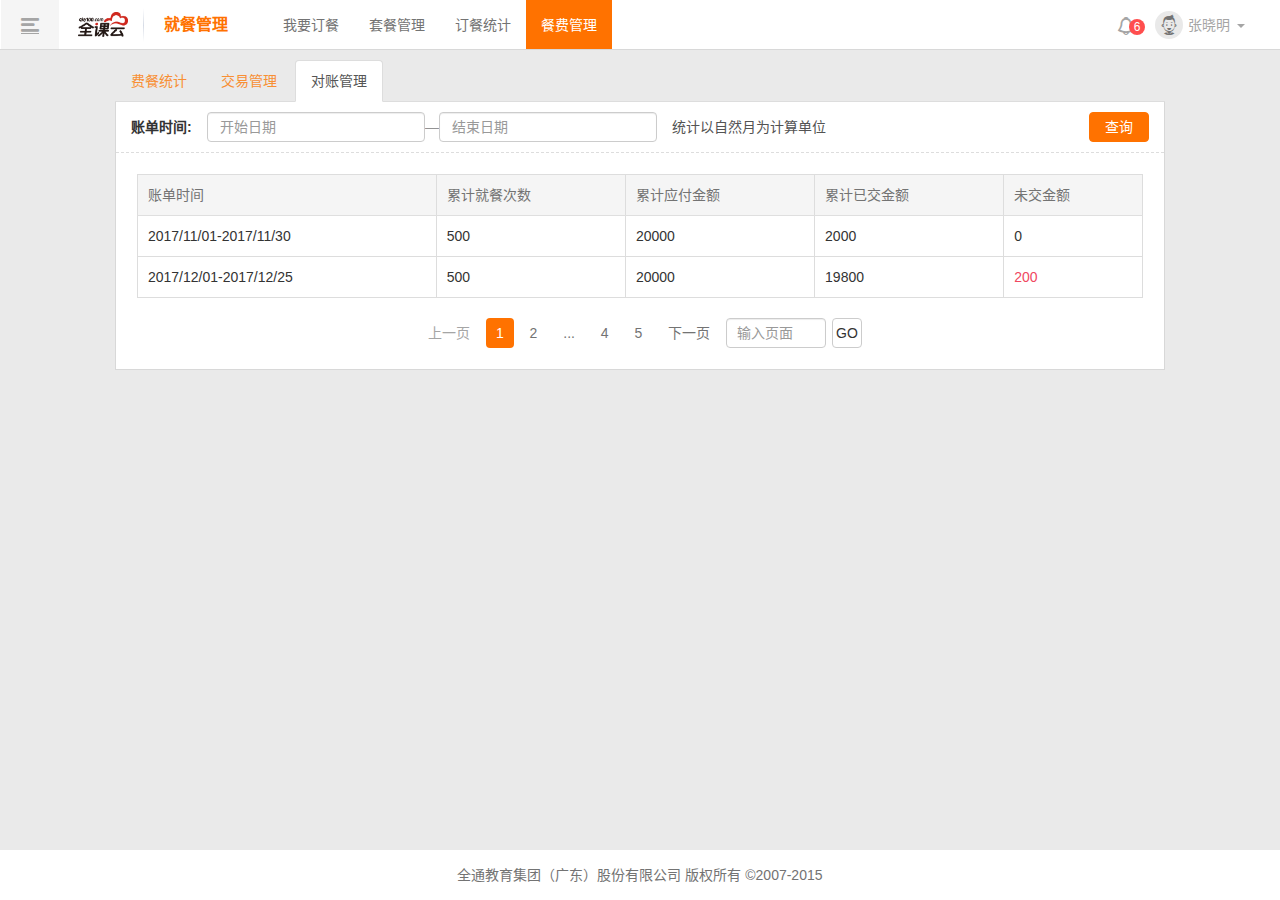
<file: index_cfgl_dz.html>
<!DOCTYPE html>
<html lang="zh-cn">

<head>
  <meta charset="utf-8">
  <meta http-equiv="X-UA-Compatible" content="IE=edge">
  <meta name="viewport" content="width=device-width, initial-scale=1">
  <meta name="description" content="">
  <meta name="author" content="">
  <link rel="icon" href="qky2.ico">
  <title>就餐管理</title>
  <link href="js/bootstrap/3.3.0/css/bootstrap.css" rel="stylesheet">
  <!--全课云基础样式覆盖-->
  <link href="css/iconfont2.0.css" rel="stylesheet">
  <link href="css/qkybase2.0.css" rel="stylesheet">
  <link href="css/jcgl.css" rel="stylesheet">
  <link href="css/quickcss2.0.css" rel="stylesheet">
  <!-- HTML5 shim and Respond.js for IE8 support of HTML5 elements and media queries -->
  <!--[if lt IE 9]>
      <script src="https://oss.maxcdn.com/html5shiv/3.7.2/html5shiv.min.js"></script>
      <script src="https://oss.maxcdn.com/respond/1.4.2/respond.min.js"></script>
    <![endif]-->
</head>

<body class="qkybody">
  <div id="qkynav"></div>
  <div class="container">

      <ul class="nav nav-tabs mt10">
          <li role="presentation"><a href="index_cfgl.html">费餐统计</a></li>
          <li role="presentation"><a href="index_cfgl_jy.html">交易管理</a></li>
          <li role="presentation"  class="active"><a href="index_cfgl_dz.html">对账管理</a></li>
    </ul>
    <div class="qkycadr bor_nt jc-tjbox open">
      <div class="jc-tcbar clear">
        <form class="form-horizontal">
            <div class="clear">
              
              
                <div class="fl col-sm-11">
                    <div class="form-group mb0">
                      <label for="search_starttime" class="fl control-label pr0 pl0 pt5">账单时间:</label>    
                      <div class="col-sm-3 pr0">
                      <div class="qkycalendar_box default"><input type="text" class="form-control qkycalendar_btn" placeholder="开始日期"></div>
                      </div>
                      <div class=" t_c height30_line co_93 fl">—</div>
                      <div class="col-sm-3 pl0">
                        <div class="qkycalendar_box default"><input type="text" class="form-control qkycalendar_btn" placeholder="结束日期"></div>
                      </div>
                      <div class=" height30_line co_53 fl">统计以自然月为计算单位</div>
                    </div>
                  </div>
              
              <div class="fr bar-four">
                  <a class="btn btn-primary">查询</a>
              </div>
            </div>
          </form>  
      </div>
      <div class="jc-wd96">
      <table class="table table-bordered table-condensed ">
        <thead><tr><th>账单时间</th><th>累计就餐次数</th><th>累计应付金额</th><th>累计已交金额</th><th>未交金额</th></tr></thead>
        <tbody>
          <tr><td>2017/11/01-2017/11/30</td><td>500</td><td>20000</td><td>2000</td><td>0</td></tr>
          <tr><td>2017/12/01-2017/12/25</td><td>500</td><td>20000</td><td>19800</td><td class="error_color">200</td></tr>
        </tbody>
      </table>
      <div class="qkypage mt20 mb20 page_center"> 
          <ul class="nav nav-pills"> 
           <li class="disabled page_prv"><a href="#">上一页</a></li>
           <li class="active"><a href="#">1</a></li>
           <li><a href="#">2</a></li>
           <li><a href="#">...</a></li>
           <li><a href="#">4</a></li>
           <li><a href="#">5</a></li>
           <li class="page_next"><a href="#">下一页</a></li>
           <li class="form-group mb0 page_input"><input type="text" class="form-control" placeholder="输入页面"></li>
           <li class="page_input"><a class="btn btn-default">GO</a></li>
          </ul>
      </div>
      </div>
    </div>
  </div>
  <div class="footer default">全通教育集团（广东）股份有限公司 版权所有 ©2007-2015</div>

  

  <!--模块化js-->
  <script src="js/sea.js"></script>
  <script src="js/seaconfig2.0.js"></script>
  <script>
    seajs.use(["run"], function (r) {
      r.cfgl_dz();
    });
  </script>
</body>

</html>
</file>
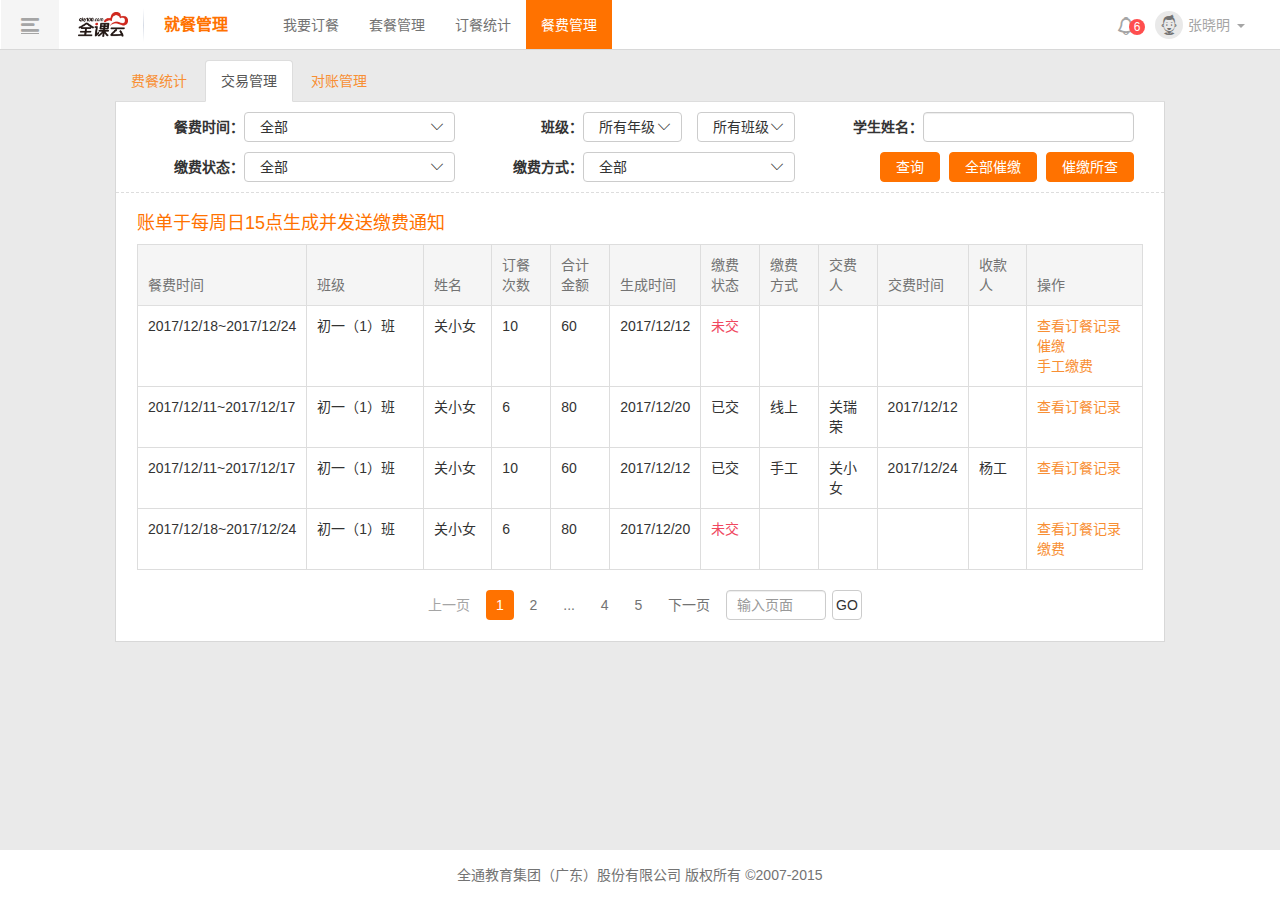
<file: index_cfgl_jy.html>
<!DOCTYPE html>
<html lang="zh-cn">

<head>
  <meta charset="utf-8">
  <meta http-equiv="X-UA-Compatible" content="IE=edge">
  <meta name="viewport" content="width=device-width, initial-scale=1">
  <meta name="description" content="">
  <meta name="author" content="">
  <link rel="icon" href="qky2.ico">
  <title>就餐管理</title>
  <link href="js/bootstrap/3.3.0/css/bootstrap.css" rel="stylesheet">
  <!--全课云基础样式覆盖-->
  <link href="css/iconfont2.0.css" rel="stylesheet">
  <link href="css/qkybase2.0.css" rel="stylesheet">
  <link href="css/jcgl.css" rel="stylesheet">
  <link href="css/quickcss2.0.css" rel="stylesheet">
  <!-- HTML5 shim and Respond.js for IE8 support of HTML5 elements and media queries -->
  <!--[if lt IE 9]>
      <script src="https://oss.maxcdn.com/html5shiv/3.7.2/html5shiv.min.js"></script>
      <script src="https://oss.maxcdn.com/respond/1.4.2/respond.min.js"></script>
    <![endif]-->
</head>

<body class="qkybody">
  <div id="qkynav"></div>
  <div class="container">

      <ul class="nav nav-tabs mt10">
          <li role="presentation" ><a href="index_cfgl.html">费餐统计</a></li>
          <li role="presentation " class="active"><a href="index_cfgl_jy.html">交易管理</a></li>
          <li role="presentation"><a href="index_cfgl_dz.html">对账管理</a></li>
    </ul>
    <div class="qkycadr bor_nt jc-tjbox open">
      <div class="jc-tcbar clear">
        <form class="form-horizontal">
            <div class="clear">
              <div class="col-sm-4 mb10">
                    <div class="form-group mb0">
                      <label class="col-sm-4 control-label pr0 pl0 pt5">餐费时间：</label>
                      <div class="col-sm-8 pl0">
                          <div class="dropdown qkydropdown havechoose">
                              <a class="btn btn-default dropdown-toggle auto" id="dropdownMenu1" data-toggle="dropdown">
                                <span class="value">全部</span>
                                <span class="caret"></span>
                              </a>
                              <ul class="dropdown-menu" role="menu" aria-labelledby="dropdownMenu1">
                                <li role="presentation"><a>全部</a></li>
                                <li role="presentation"><a>2017-12-04~2017-12-10</a></li>
                                <li role="presentation"><a>2017-12-11~2017-12-17</a></li>
                              </ul>
                            </div>
                      </div>
                    </div>
                </div>
              <div class="col-sm-4 mb10">
                <div class="form-group mb0">
                  <label class="col-sm-4 control-label pr0 pl0 pt5">班级：</label>    
                  <div class="col-sm-4 pl0">
                      <div class="dropdown qkydropdown havechoose">
                        <a class="btn btn-default dropdown-toggle auto" id="dropdownMenu1" data-toggle="dropdown">
                          <span class="value">所有年级</span>
                          <span class="caret"></span>
                        </a>
                        <ul class="dropdown-menu" role="menu" aria-labelledby="dropdownMenu1">
                          <li role="presentation"><a>所有年级</a></li>
                        </ul>
                      </div>
                    </div>
                    <div class="col-sm-4 pl0">
                        <div class="dropdown qkydropdown havechoose">
                          <a class="btn btn-default dropdown-toggle auto" id="dropdownMenu1" data-toggle="dropdown">
                            <span class="value">所有班级</span>
                            <span class="caret"></span>
                          </a>
                          <ul class="dropdown-menu" role="menu" aria-labelledby="dropdownMenu1">
                            <li role="presentation"><a>所有班级</a></li>
                          </ul>
                        </div>
                      </div>
                </div>
              </div>
              <div class="col-sm-4 mb10">
                  <div class="form-group mb0">
                    <label class="col-sm-4 control-label pr0 pl0 pt5">学生姓名：</label>
                    <div class="col-sm-8 pl0"><input type="text" class="form-control "></div>
                  </div>
              </div>
              <div class="col-sm-4">
                  <div class="form-group mb0">
                    <label class="col-sm-4 control-label pr0 pl0 pt5">缴费状态：</label>
                    <div class="col-sm-8 pl0">
                        <div class="dropdown qkydropdown havechoose">
                            <a class="btn btn-default dropdown-toggle auto" id="dropdownMenu1" data-toggle="dropdown">
                              <span class="value">全部</span>
                              <span class="caret"></span>
                            </a>
                            <ul class="dropdown-menu" role="menu" aria-labelledby="dropdownMenu1">
                              <li role="presentation"><a>全部</a></li>
                              <li role="presentation"><a>无欠款</a></li>
                              <li role="presentation"><a>欠款</a></li>
                            </ul>
                          </div>
                    </div>
                  </div>
              </div>
              <div class="col-sm-4">
                <div class="form-group mb0">
                  <label class="col-sm-4 control-label pr0 pl0 pt5">缴费方式：</label>
                  <div class="col-sm-8 pl0">
                      <div class="dropdown qkydropdown havechoose">
                          <a class="btn btn-default dropdown-toggle auto" id="dropdownMenu1" data-toggle="dropdown">
                            <span class="value">全部</span>
                            <span class="caret"></span>
                          </a>
                          <ul class="dropdown-menu" role="menu" aria-labelledby="dropdownMenu1">
                            <li role="presentation"><a>全部</a></li>
                            <li role="presentation"><a>线上</a></li>
                            <li role="presentation"><a>手工</a></li>
                          </ul>
                        </div>
                  </div>
                </div>
              </div>
              <div class="col-sm-4 t_r">
                  <a class="btn btn-primary">查询</a>
                  <a class="btn btn-primary ml5 mr5" data-toggle="modal" data-target="#cjAll">全部催缴</a>
                  <a class="btn btn-primary" data-toggle="modal" data-target="#cjChack">催缴所查</a>
              </div>
            </div>
          </form>  
      </div>

      <div class="jc-wd96">
      <div class="mian_color h4">账单于每周日15点生成并发送缴费通知</div>
      <table class="table table-bordered table-condensed ">
        <thead><tr><th>餐费时间</th> <th width="12%">班级</th><th width="7%">姓名</th><th width="6%">订餐次数</th><th width="6%">合计金额</th><th>生成时间</th><th width="6%">缴费状态</th>
          <th width="6%">缴费方式</th><th  width="6%">交费人</th><th width="6%">交费时间</th><th width="6%">收款人</th><th width="12%">操作</th></tr></thead>

        <tbody>
          <tr>
            <td>2017/12/18~2017/12/24</td> <td>初一（1）班</td><td>关小女</td><td>10</td><td>60</td><td>2017/12/12</td>
            <td class="error_color">未交</td><td></td><td></td><td></td><td></td>
            <td>
              <a class="kuai" data-toggle="modal" data-target="#dcjl">查看订餐记录</a>
              <a href="#" class="kuai" data-toggle="modal" data-target="#cjSig">催缴</a>
              <a href="#" class="kuai" data-toggle="modal" data-target="#sgjf" >手工缴费</a></td>
          </tr>
          <tr>
              <td>2017/12/11~2017/12/17</td> <td>初一（1）班</td><td>关小女</td><td>6</td><td>80</td><td>2017/12/20</td>
              <td >已交</td><td>线上</td><td>关瑞荣</td><td>2017/12/12</td><td></td>
              <td><a href="#" class="kuai" data-toggle="modal" data-target="#dcjl">查看订餐记录</a></td>
          </tr>
          <tr>
              <td>2017/12/11~2017/12/17</td> <td>初一（1）班</td><td>关小女</td><td>10</td><td>60</td><td>2017/12/12</td>
              <td >已交</td><td>手工</td><td>关小女</td><td>2017/12/24</td><td>杨工</td>
              <td><a href="#" class="kuai" data-toggle="modal" data-target="#dcjl">查看订餐记录</a></td>
          </tr>
          <tr>
              <td>2017/12/18~2017/12/24</td> <td>初一（1）班</td><td>关小女</td><td>6</td><td>80</td><td>2017/12/20</td>
              <td class="error_color">未交</td><td></td><td></td><td></td><td></td>
              <td><a href="#" class="kuai" data-toggle="modal" data-target="#dcjl">查看订餐记录</a><a href="#" class="kuai" data-toggle="modal" data-target="#jf">缴费</a></td>
            </tr>  
        </tbody>
      </table>
      <div class="qkypage mt20 mb20 page_center"> 
          <ul class="nav nav-pills"> 
           <li class="disabled page_prv"><a href="#">上一页</a></li>
           <li class="active"><a href="#">1</a></li>
           <li><a href="#">2</a></li>
           <li><a href="#">...</a></li>
           <li><a href="#">4</a></li>
           <li><a href="#">5</a></li>
           <li class="page_next"><a href="#">下一页</a></li>
           <li class="form-group mb0 page_input"><input type="text" class="form-control" placeholder="输入页面"></li>
           <li class="page_input"><a class="btn btn-default">GO</a></li>
          </ul>
      </div>
      </div>
    </div>
  </div>
  <div class="footer default">全通教育集团（广东）股份有限公司 版权所有 ©2007-2015</div>

  <div class="modal fade" id="dcjl" tabindex="-1" role="dialog">
      <div class="modal-dialog " role="document">
        <div class="modal-content">
          <div class="modal-header">
            <button type="button" class="close" data-dismiss="modal" aria-label="Close">
              <span aria-hidden="true">&times;</span>
            </button>
            <h4 class="modal-title">查看订餐记录</h4>
          </div>
          <div class="modal-body pa15 pb0">
              <table class="table table-bordered table-condensed">
                <thead><tr><th>订餐日期</th><th>午餐/晚餐</th><th>套餐名称</th><th>金额</th><th>订餐人</th></tr></thead>
                <tbody>
                  <tr><td>2017-12-05【周二】</td><td>午餐</td><td>A餐：烧鸡</td><td>6元</td><td>本人</td></tr>
                  <tr><td>2017-12-05【周二】</td><td>午餐</td><td>A餐：烧鸡</td><td>6元</td><td>家长</td></tr>
                </tbody>
              </table>
          </div>
          <div class="modal-footer">
            <button type="button" class="btn btn-primary" data-dismiss="modal" aria-label="Close">关闭</button>
          </div>
        </div>
        <!-- /.modal-content -->
      </div>
      <!-- /.modal-dialog -->
    </div>
    <!-- /.modal -->

    <div class="modal fade" id="sgjf" tabindex="-1" role="dialog">
        <div class="modal-dialog modal-xs" role="document">
          <div class="modal-content">
            <div class="modal-header">
              <button type="button" class="close" data-dismiss="modal" aria-label="Close">
                <span aria-hidden="true">&times;</span>
              </button>
              <h4 class="modal-title">手工缴费</h4>
            </div>
            <div class="modal-body pa15  modal_auto  t_c">
                <h5 class="">关小女</h5> 
                <h5 class="mian_color">2017/12/11-2017/12/17 餐费  60元</h5> 
                <h5>是否手工缴费?</h5> 
            </div>
            <div class="modal-footer">
                <button type="button" class="btn btn-primary" >确定</button>
              <button type="button" class="btn btn-primary" data-dismiss="modal" aria-label="Close">关闭</button>
            </div>
          </div>
          <!-- /.modal-content -->
        </div>
        <!-- /.modal-dialog -->
      </div>
      <!-- /.modal -->

      <div class="modal fade" id="jf" tabindex="-1" role="dialog">
          <div class="modal-dialog modal-xs" role="document">
            <div class="modal-content">
              <div class="modal-header">
                <button type="button" class="close" data-dismiss="modal" aria-label="Close">
                  <span aria-hidden="true">&times;</span>
                </button>
                <h4 class="modal-title">缴费</h4>
              </div>
              <div class="modal-body pa15  modal_auto  t_c">
                  <h5 class="">关小女</h5> 
                  <h5 class="mian_color">2017/12/11-2017/12/17 餐费  66元</h5> 
                  <h5>请扫描以下二维码进行缴费</h5>
                  <div class="jf-ewm"><img src="images/ewm.png" alt=""></div>
                  <div class="jf-tips error_color">缴费失败，请重新扫描缴费</div> 
                  <div class="jf-tips mian_color">缴费成功</div> 
              </div>
              <div class="modal-footer">
                <button type="button" class="btn btn-primary" data-dismiss="modal" aria-label="Close">关闭</button>
              </div>
            </div>
            <!-- /.modal-content -->
          </div>
          <!-- /.modal-dialog -->
        </div>
        <!-- /.modal -->

  <!--模块化js-->
  <script src="js/sea.js"></script>
  <script src="js/seaconfig2.0.js"></script>
  <script>
    seajs.use(["run"], function (r) {
      r.cfgl_jy();
    });
  </script>
</body>

</html>
</file>
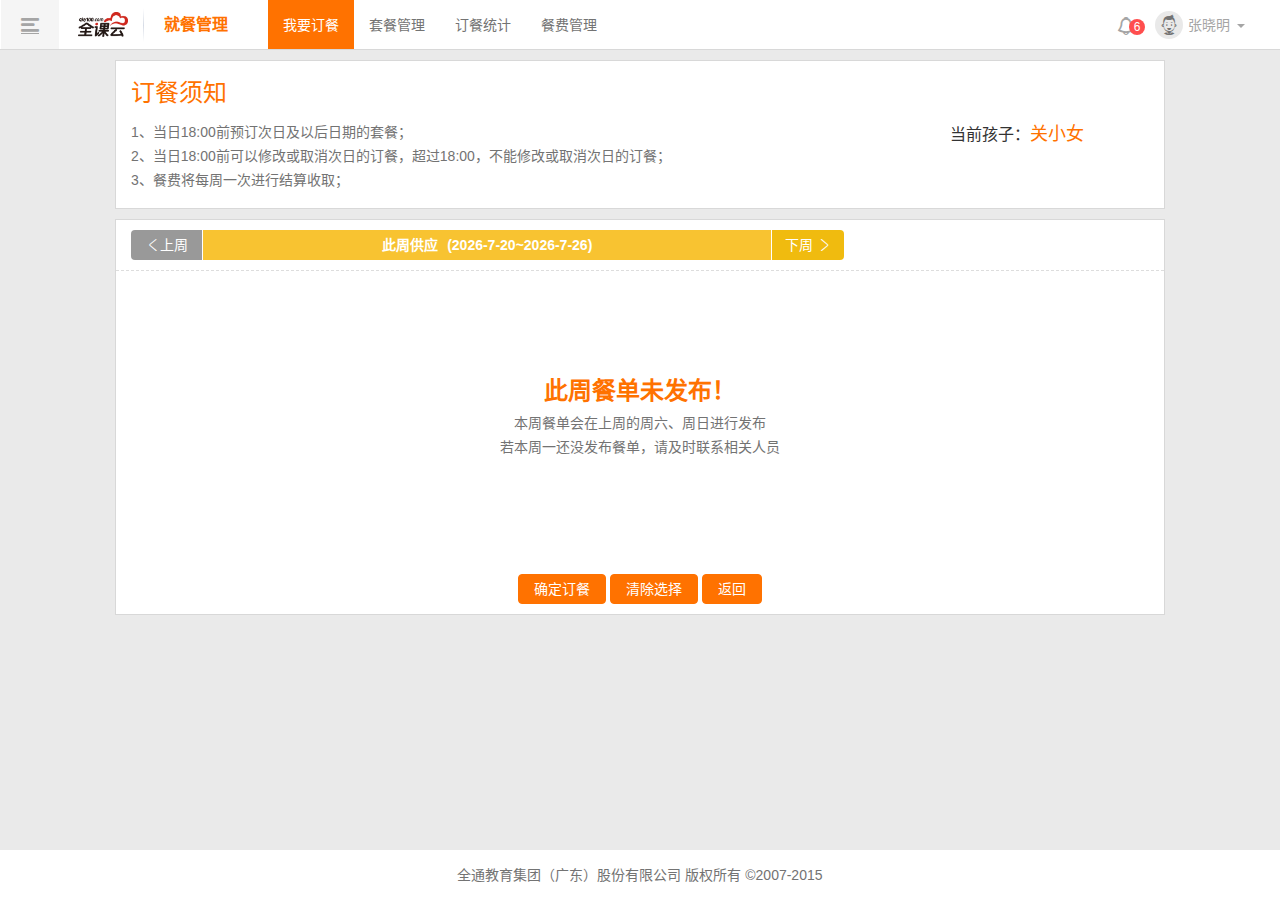
<file: index_dc.html>
<!DOCTYPE html>
<html lang="zh-cn">

<head>
  <meta charset="utf-8">
  <meta http-equiv="X-UA-Compatible" content="IE=edge">
  <meta name="viewport" content="width=device-width, initial-scale=1">
  <meta name="description" content="">
  <meta name="author" content="">
  <link rel="icon" href="qky2.ico">
  <title>就餐管理</title>
  <link href="js/bootstrap/3.3.0/css/bootstrap.css" rel="stylesheet">
  <!--全课云基础样式覆盖-->
  <link href="css/iconfont2.0.css" rel="stylesheet">
  <link href="css/qkybase2.0.css" rel="stylesheet">
  <link href="css/jcgl.css" rel="stylesheet">
  <link href="css/quickcss2.0.css" rel="stylesheet">
  <!-- HTML5 shim and Respond.js for IE8 support of HTML5 elements and media queries -->
  <!--[if lt IE 9]>
      <script src="https://oss.maxcdn.com/html5shiv/3.7.2/html5shiv.min.js"></script>
      <script src="https://oss.maxcdn.com/respond/1.4.2/respond.min.js"></script>
    <![endif]-->
</head>

<body class="qkybody">
  <div id="qkynav"></div>
  <div class="container">

    <div class="qkycadr jc-know clear">
      <div class="fl jc-know-info">
        <div class="onet">订餐须知</div>
        <span>1、当日18:00前预订次日及以后日期的套餐；</span>
        <span>2、当日18:00前可以修改或取消次日的订餐，超过18:00，不能修改或取消次日的订餐；</span>
        <span>3、餐费将每周一次进行结算收取；</span>
      </div>
      <div class="jc-child-info fl">
        当前孩子：<span>关小女</span>
      </div>
    </div>
    <div class="qkycadr jc-tcbox">
      <div class="jc-tcbar clear">
        <div class="jc-tcweek clear fl">
          <a class="fl tcweek-i left none">
            <i class="qkyicon_14">&#xe604;</i>上周</a>
          <div class="fl tcweek-date">
            <span>
              <b>此</b>周供应</span>
            <label></label>
          </div>
          <a class="fl tcweek-i right">下周
            <i class="qkyicon_14">&#xe6b3;</i>
          </a>
        </div>
        <div class="fr jc-dcover-time"></div>
      </div>
      <table class="taeble jc-tctab">
        <thead>
          <tr>
            <th class="oneth">日期星期</th>
            <th>午餐</th>
            <th>晚餐</th>
          </tr>
        </thead>
        <tbody class="jc-draw-box"></tbody>
      </table>
      <div class="jc-unsend one">
        <label>此周餐单未发布！</label>
        <span>本周餐单会在上周的周六、周日进行发布</span>
        <span>若本周一还没发布餐单，请及时联系相关人员</span>
      </div>
      <div class="t_c pt10 pb10">
        <a class="btn btn-primary surechoose" data-toggle="modal" data-target="#dc">确定订餐</a>
        <a class="btn btn-primary clearchoose">清除选择</a>
        <a class="btn btn-primary" href="index.html">返回</a>
      </div>
    </div>

  </div>
  <div class="footer default">全通教育集团（广东）股份有限公司 版权所有 ©2007-2015</div>

  <div class="modal fade" id="dc" tabindex="-1" role="dialog">
    <div class="modal-dialog " role="document">
      <div class="modal-content">
        <div class="modal-header">
          <button type="button" class="close" data-dismiss="modal" aria-label="Close">
            <span aria-hidden="true">&times;</span>
          </button>
          <h4 class="modal-title">提示</h4>
        </div>
        <div class="modal-body pa15">
          <div class="jc-motitle">关瑞荣 同学</div>
          <div class="jc-motable">
            <label>你的订餐如下：</label>
            <table class="table table-bordered table-condensed">
              <thead>
                <tr>
                  <th>星期/日期</th>
                  <th>午餐</th>
                  <th>晚餐</th>
                </tr>
              </thead>
              <tbody class="jc-motc"></tbody>
            </table>
          </div>
          <div class="jc-motips">请再次确认订餐人的信息及餐单！</div>
        </div>
        <div class="modal-footer">
          <button type="button" class="btn btn-primary">确定修改</button>
          <button type="button" class="btn btn-primary" data-dismiss="modal" aria-label="Close">返回修改</button>
        </div>
      </div>
      <!-- /.modal-content -->
    </div>
    <!-- /.modal-dialog -->
  </div>
  <!-- /.modal -->

  <!--模块化js-->
  <script src="js/sea.js"></script>
  <script src="js/seaconfig2.0.js"></script>
  <script>
    seajs.use(["run"], function (r) {
      r.dc();
    });
  </script>
</body>

</html>
</file>
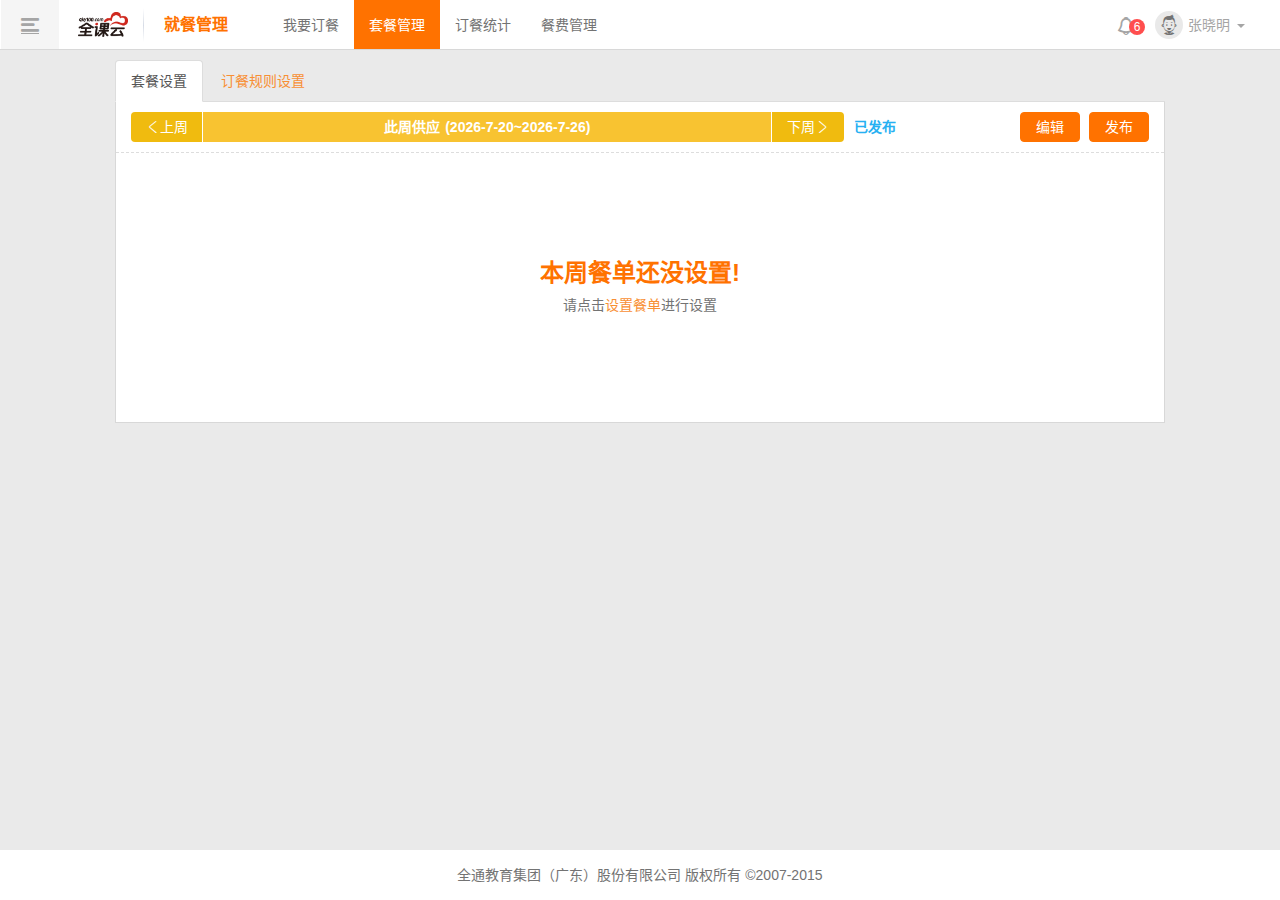
<file: index_tcgl.html>
<!DOCTYPE html>
<html lang="zh-cn">

<head>
  <meta charset="utf-8">
  <meta http-equiv="X-UA-Compatible" content="IE=edge">
  <meta name="viewport" content="width=device-width, initial-scale=1">
  <meta name="description" content="">
  <meta name="author" content="">
  <link rel="icon" href="qky2.ico">
  <title>就餐管理</title>
  <link href="js/bootstrap/3.3.0/css/bootstrap.css" rel="stylesheet">
  <!--全课云基础样式覆盖-->
  <link href="css/iconfont2.0.css" rel="stylesheet">
  <link href="css/qkybase2.0.css" rel="stylesheet">
  <link href="css/jcgl.css" rel="stylesheet">
  <link href="css/quickcss2.0.css" rel="stylesheet">
  <!-- HTML5 shim and Respond.js for IE8 support of HTML5 elements and media queries -->
  <!--[if lt IE 9]>
      <script src="https://oss.maxcdn.com/html5shiv/3.7.2/html5shiv.min.js"></script>
      <script src="https://oss.maxcdn.com/respond/1.4.2/respond.min.js"></script>
    <![endif]-->
</head>

<body class="qkybody">
  <div id="qkynav"></div>
  <div class="container">

      <ul class="nav nav-tabs mt10">
          <li role="presentation" class="active"><a href="index_tcgl.html">套餐设置</a></li>
          <li role="presentation"><a href="index_tcgl_mang.html">订餐规则设置</a></li>
    </ul>
    <div class="qkycadr jc-tcbox mt0 bor_nt">
      <div class="jc-tcbar clear ">
          <div class="jc-tcweek clear fl">
              <a class="fl tcweek-i left"><i class="qkyicon_14">&#xe604;</i>上周</a>
              <div class="fl tcweek-date"><span><b>此</b>周供应</span><label></label></div>
              <a class="fl tcweek-i right">下周<i class="qkyicon_14">&#xe6b3;</i></a>
          </div>
          <div class="fl height30_line pl10 app_color fz_we">已发布</div>
          <div class="fl height30_line pl10 error_color fz_we yc">未发布</div>
          <div class="fr">
            <a class="btn btn-primary  mr5" href="index_tcgl_edit.html">编辑</a>
            <a class="btn btn-primary"data-toggle="modal" data-target="#fabu" >发布</a>
          </div>
      </div>
        
        <!--新增tab版本-->
        <table  class="taeble jc-tctab">
          <thead><tr><th class="oneth">日期星期</th><th>午餐</th><th>晚餐</th></tr></thead>
          <tbody class="jc-draw-box"></tbody>
        </table>
        <div class="jc-unsend one">
          <label>本周餐单还没设置!</label>
          <span>请点击<a href="#">设置餐单</a>进行设置</span>
        </div>
        <div class="jc-unsend two">
            <label class="co_63">时间已过期，不能设置餐单!</label>
        </div>


    </div>

  </div>
  <div class="footer default">全通教育集团（广东）股份有限公司 版权所有 ©2007-2015</div>


  <div class="modal fade" id="fabu" tabindex="-1" role="dialog">
      <div class="modal-dialog modal-xs" role="document">
        <div class="modal-content">
          <div class="modal-header">
            <button type="button" class="close" data-dismiss="modal" aria-label="Close">
              <span aria-hidden="true">&times;</span>
            </button>
            <h4 class="modal-title">提示</h4>
          </div>
          <div class="modal-body pa15  modal_auto  t_c">
              <h5>餐单发布后将不能修改，你是否确认发布</h5> 
              <h4></h4><span class="mian_color">2017/12/11-2017/12/17</span>的餐单？</h4> 
          </div>
          <div class="modal-footer">
              <button type="button" class="btn btn-primary" >确定发布</button>
            <button type="button" class="btn btn-primary" data-dismiss="modal" aria-label="Close">取消</button>
          </div>
        </div>
        <!-- /.modal-content -->
      </div>
      <!-- /.modal-dialog -->
    </div>
    <!-- /.modal -->

  <!--模块化js-->
  <script src="js/sea.js"></script>
  <script src="js/seaconfig2.0.js"></script>
  <script>
    seajs.use(["run"], function (r) {
      r.tcgl();
    });
  </script>
</body>

</html>
</file>
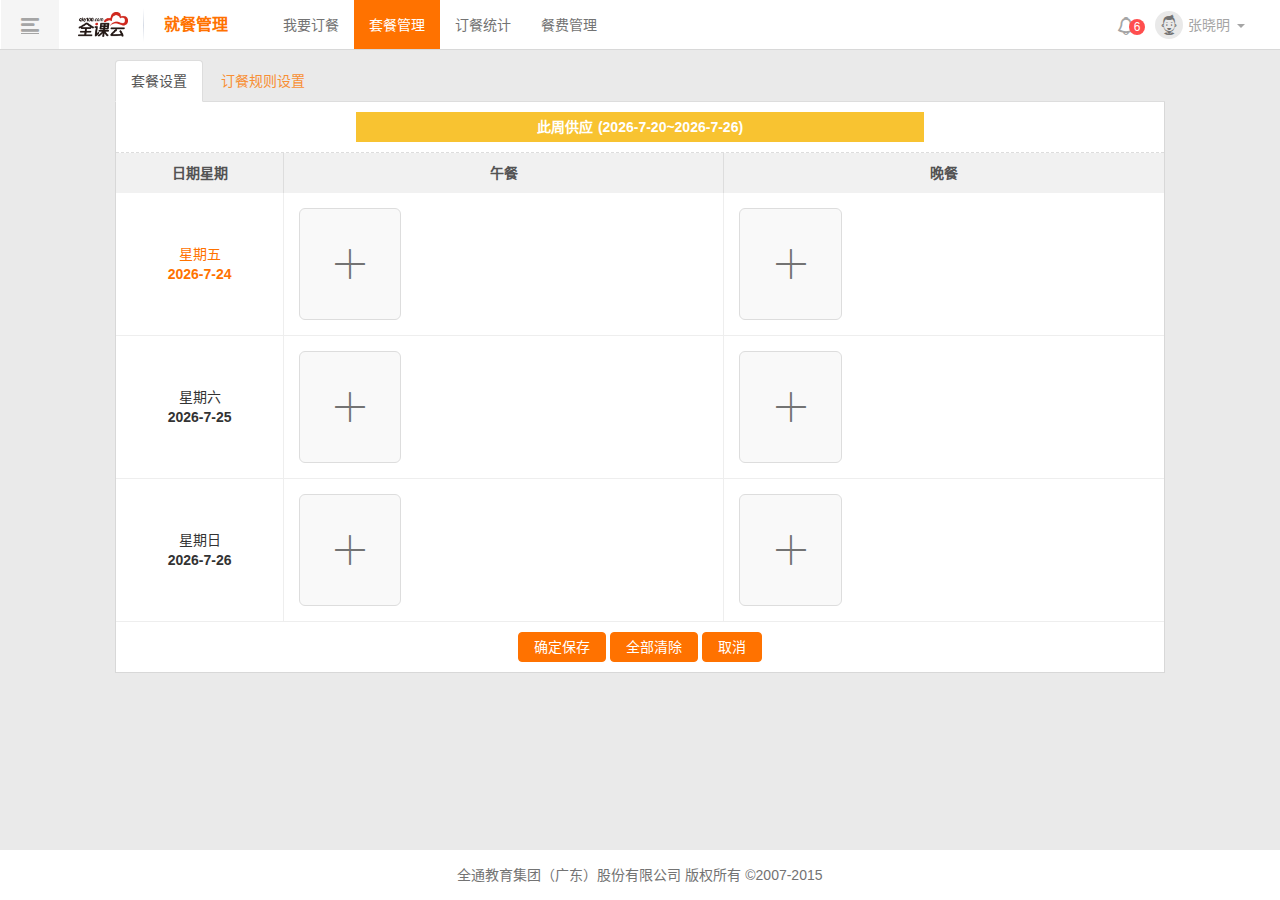
<file: index_tcgl_edit.html>
<!DOCTYPE html>
<html lang="zh-cn">

<head>
  <meta charset="utf-8">
  <meta http-equiv="X-UA-Compatible" content="IE=edge">
  <meta name="viewport" content="width=device-width, initial-scale=1">
  <meta name="description" content="">
  <meta name="author" content="">
  <link rel="icon" href="qky2.ico">
  <title>就餐管理</title>
  <link href="js/bootstrap/3.3.0/css/bootstrap.css" rel="stylesheet">
  <!--全课云基础样式覆盖-->
  <link href="css/iconfont2.0.css" rel="stylesheet">
  <link href="css/qkybase2.0.css" rel="stylesheet">
  <link href="css/jcgl.css" rel="stylesheet">
  <link href="css/quickcss2.0.css" rel="stylesheet">
  <!-- HTML5 shim and Respond.js for IE8 support of HTML5 elements and media queries -->
  <!--[if lt IE 9]>
      <script src="https://oss.maxcdn.com/html5shiv/3.7.2/html5shiv.min.js"></script>
      <script src="https://oss.maxcdn.com/respond/1.4.2/respond.min.js"></script>
    <![endif]-->
</head>

<body class="qkybody">
  <div id="qkynav"></div>
  <div class="container">
      <ul class="nav nav-tabs mt10">
          <li role="presentation" class="active"><a href="index_tcgl.html">套餐设置</a></li>
          <li role="presentation"><a href="index_tcgl_mang.html">订餐规则设置</a></li>
    </ul>
    <div class="qkycadr jc-tcbox mt0 bor_nt">
      <div class="jc-tcbar">
          <div class="jc-tcweek">
              <div class="mauto tcweek-date"><span><b>此</b>周供应</span><label></label></div>      
          </div>
      </div>
      <table  class="taeble jc-tctab">
          <thead><tr><th class="oneth">日期星期</th><th>午餐</th><th>晚餐</th></tr></thead>
          <tbody class="jc-draw-box"></tbody>
      </table>
      <div class="t_c pt10 pb10">
          <a class="btn btn-primary sureSave" data-toggle="modal" data-target="#dc">确定保存</a>
          <a class="btn btn-primary clearAll">全部清除</a>
          <a class="btn btn-primary" href="index_tcgl.html">取消</a>
      </div>
    </div>

  </div>
  <div class="footer default">全通教育集团（广东）股份有限公司 版权所有 ©2007-2015</div>

  <div class="modal fade" id="jc-add" tabindex="-1" role="dialog">
      <div class="modal-dialog modal-lg" role="document">
        <div class="modal-content">
          <div class="modal-header">
            <button type="button" class="close" data-dismiss="modal" aria-label="Close">
              <span aria-hidden="true">&times;</span>
            </button>
            <h4 class="modal-title">添加菜品</h4>
          </div>
          <div class="modal-body pa15  modal_auto ">
            <div class="clear">
              <div class="col-sm-4 fl pl0">
                  <div class="input-group">
                     <span class="input-group-btn">
                       <button class="btn btn-default" type="button"><i class="qkyicon_14">&#xe671;</i></button>
                     </span>
                     <input type="text" class="form-control" placeholder="请输入关键字搜索">
                   </div>
                </div>
                <div class="col-sm-6 t_r fr pr0">
                    <a class="btn btn-primary"  data-toggle="modal" data-target="#jc_addcp">添加菜品</a>
                    <a class="btn btn-primary ml5 jc_delcp" isc="no">删除菜品</a>
                </div>
            </div>
            <div class="qkycadr mt15  bor_nb bor_nt">
              <table class="table jc-tctab edittab"><tbody id="jc-adddraw-box"></tbody></table>
            </div>

          </div>
          <div class="modal-footer">
            <button type="button" class="btn btn-primary cp_join" data-dismiss="modal" aria-label="Close">确定</button>
          </div>
        </div>
        <!-- /.modal-content -->
      </div>
      <!-- /.modal-dialog -->
    </div>
    <!-- /.modal -->

 <div class="modal fade" id="jc_addcp" tabindex="-1" role="dialog">
        <div class="modal-dialog modal-xs" role="document">
          <div class="modal-content">
            <div class="modal-header">
              <button type="button" class="close" data-dismiss="modal" aria-label="Close">
                <span aria-hidden="true">&times;</span>
              </button>
              <h4 class="modal-title">添加菜品</h4>
            </div>
            <div class="modal-body pa15  modal_auto  t_c">
                <form class="form-horizontal">
                    <div class="clear">
                        <div class="form-group ">
                            <label class="col-sm-4 control-label pr0 pl0 pt5">菜品分类：</label>
                            <div class="col-sm-7 pl0">
                                  <div class="dropdown qkydropdown havechoose">
                                      <a class="btn btn-default dropdown-toggle auto" id="dropdownMenu1" data-toggle="dropdown">
                                        <span class="value">主食</span>
                                        <span class="caret"></span>
                                      </a>
                                      <ul class="dropdown-menu" role="menu" aria-labelledby="dropdownMenu1">
                                        <li role="presentation"><a>主食</a></li>
                                        <li role="presentation"><a>凉菜</a></li>
                                        <li role="presentation"><a>平常菜品</a></li>
                                        <li role="presentation"><a>其他菜品</a></li>
                                      </ul>
                                    </div>
                            </div>
                        </div>
                        <div class="form-group ">
                            <label class="col-sm-4 control-label pr0 pl0 pt5">菜品名字：</label>
                            <div class="col-sm-7 pl0"><input type="text" class="form-control "></div>
                        </div>
                        <div class="form-group ">
                            <label class="col-sm-4 control-label pr0 pl0 pt5">菜品价格：</label>
                            <div class="col-sm-7 pl0"><input type="text" class="form-control "></div>
                        </div>
                        <div class="form-group ">
                            <label class="col-sm-4 control-label pr0 pl0 pt5">菜品图片：</label>
                            <div class="col-sm-7 pl0">
                                <div class="input-group"> 
                                    <input type="text" class="form-control file">
                                    <span class="input-group-btn">
                                    <a class="btn btn-primary po_r btn_file" role="button">上传<input type="file" class="ycfile"></a>
                                    </span>
                                 </div>
                            </div>
                        </div>
                  </div>
              </form>
            </div>
            <div class="modal-footer">
                <button type="button" class="btn btn-primary">确定上传</button>
            </div>
          </div>
          <!-- /.modal-content -->
        </div>
        <!-- /.modal-dialog -->
      </div>
      <!-- /.modal -->

  <!--模块化js-->
  <script src="js/sea.js"></script>
  <script src="js/seaconfig2.0.js"></script>
  <script>
    seajs.use(["run"], function (r) {
      r.tcgl_edit();
    });
  </script>
</body>

</html>
</file>
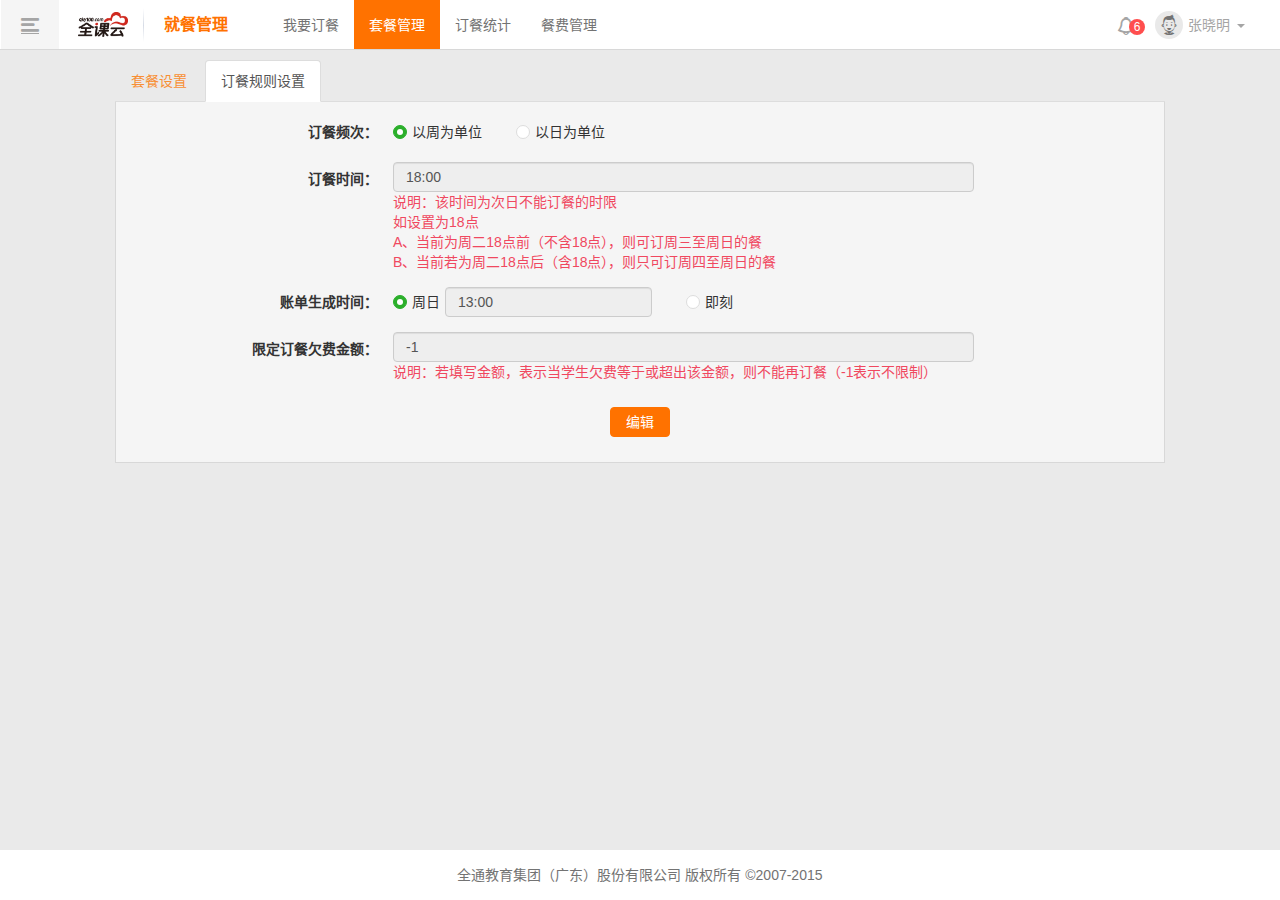
<file: index_tcgl_mang.html>
<!DOCTYPE html>
<html lang="zh-cn">

<head>
  <meta charset="utf-8">
  <meta http-equiv="X-UA-Compatible" content="IE=edge">
  <meta name="viewport" content="width=device-width, initial-scale=1">
  <meta name="description" content="">
  <meta name="author" content="">
  <link rel="icon" href="qky2.ico">
  <title>就餐管理</title>
  <link href="js/bootstrap/3.3.0/css/bootstrap.css" rel="stylesheet">
  <!--全课云基础样式覆盖-->
  <link href="css/iconfont2.0.css" rel="stylesheet">
  <link href="css/qkybase2.0.css" rel="stylesheet">
  <link href="css/jcgl.css" rel="stylesheet">
  <link href="css/quickcss2.0.css" rel="stylesheet">
  <!-- HTML5 shim and Respond.js for IE8 support of HTML5 elements and media queries -->
  <!--[if lt IE 9]>
      <script src="https://oss.maxcdn.com/html5shiv/3.7.2/html5shiv.min.js"></script>
      <script src="https://oss.maxcdn.com/respond/1.4.2/respond.min.js"></script>
    <![endif]-->
</head>

<body class="qkybody">
  <div id="qkynav"></div>
  <div class="container">

      <ul class="nav nav-tabs mt10">
          <li role="presentation"><a href="index_tcgl.html">套餐设置</a></li>
          <li role="presentation" class="active"><a href="index_tcgl_mang.html">订餐规则设置</a></li>
    </ul>
    <div class="qkycadr mangbox mt0 bor_nt pa15 ba_f5">
      <form class="form-horizontal">
        <div class="form-group">
          <label  class="col-sm-2 control-label pr0 pl0 pt5 col-sm-offset-1">订餐频次：</label>
          <div class="col-sm-8">
            <div class="radio pt0" id="dayorweek">
             <label class="radio-qky clear radio-inline pt0 pl0 select" toid="weekchoose"><a class="radio_a fl mr5"><b></b></a><span class="fr ml4">以周为单位</span></label>
             <label class="radio-qky clear radio-inline pt0" toid="daychoose"><a class="radio_a fl mr5"><b></b></a><span class="fr ml4">以日为单位</span></label>
            </div>
          </div>
       </div>
       <div class="form-group dctime_choose" id="weekchoose">
        <label class="col-sm-2 control-label pr0 pl0 col-sm-offset-1">订餐时间：</label>
        <div class="col-sm-7">
          <div class="qkycalendar_box only_hm one"><input type="text" class="form-control qkycalendar_btn" disabled value="18:00"></div>
        </div>
        <div  class="col-sm-10 col-sm-offset-3 error_color">
            说明：该时间为次日不能订餐的时限<br/>
            如设置为18点<br/>
            A、当前为周二18点前（不含18点），则可订周三至周日的餐<br/>
            B、当前若为周二18点后（含18点），则只可订周四至周日的餐
            </div>
        
     </div>
     <div class="form-group dctime_choose yc" id="daychoose" >
        <label class="col-sm-2 control-label pr0 pl0 col-sm-offset-1">订餐时间：</label>
        
            <div class="col-sm-9  clear mb10">
                  <div class=" t_r fl lh30">午餐订餐时间：</div>
                  <div class="fl t_c lh30 pl5 pr5 nav_color">起</div>
                  <div class="col-sm-3 qkycalendar_box only_hm pr0 pl0 lone"><input type="text" class="form-control qkycalendar_btn " disabled value="9:00"></div>
                  <div class="fl t_c lh30 pl15 pr5 mian_color">终</div>
                  <div class="col-sm-3 qkycalendar_box only_hm pr0 pl0 ltwo"><input type="text" class="form-control qkycalendar_btn " disabled value="10:00"></div>
            </div>
            <div class="col-sm-9 col-sm-offset-3 clear">
                <div class="t_r fl lh30">晚餐订餐时间：</div>
                <div class="fl t_c lh30 pl5 pr5 nav_color">起</div>
                <div class="col-sm-3 qkycalendar_box only_hm pr0 pl0 done"><input type="text" class="form-control qkycalendar_btn " disabled value="16:00"></div>
                <div class="fl t_c lh30 pl15 pr5 mian_color">终</div>
                <div class="col-sm-3 qkycalendar_box only_hm pr0 pl0 dtwo"><input type="text" class="form-control qkycalendar_btn " disabled value="17:00"></div>
          </div>
          <div  class="col-sm-10 col-sm-offset-3 error_color mt10">说明：该时间为每日能订餐的时间段</div>
    </div>


     <div class="form-group">
      <label  class="col-sm-2 control-label pr0 pl0 pt5 col-sm-offset-1">账单生成时间：</label>
      <div class="col-sm-8">
        <div class="radio pt0">
         <label class="radio-qky clear radio-inline pt0 pl0 select"><a class="radio_a fl mr5"><b></b></a>
         <div class="qkycalendar_box only_hm two fr ml5"><input type="text" class="form-control qkycalendar_btn "  disabled value="13:00"></div>
         <span class="fr ml4">周日</span>
         </label>
         <label class="radio-qky clear radio-inline pt0" ><a class="radio_a fl mr5"><b></b></a><span class="fr ml4">即刻</span></label>
        </div>
      </div>
   </div>
   <div class="form-group" >
    <label class="col-sm-2 control-label pr0 pl0 col-sm-offset-1">限定订餐欠费金额：</label>
    <div class="col-sm-7">
      <input type="text" class="form-control" value="-1" disabled>
    </div>
    <div class="col-sm-10  col-sm-offset-3 error_color">说明：若填写金额，表示当学生欠费等于或超出该金额，则不能再订餐（-1表示不限制）</div>
 </div>

 <div class="t_c pt10 pb10">
    <a class="btn btn-primary mang-edit" >编辑</a>
    <a class="btn btn-primary mang-save yc">保存</a>
    
  </div>
      
      </form>


    </div>

  </div>
  <div class="footer default">全通教育集团（广东）股份有限公司 版权所有 ©2007-2015</div>

  
  <!--模块化js-->
  <script src="js/sea.js"></script>
  <script src="js/seaconfig2.0.js"></script>
  <script>
    seajs.use(["run"], function (r) {
      r.tcgl_mang();
    });
  </script>
</body>

</html>
</file>
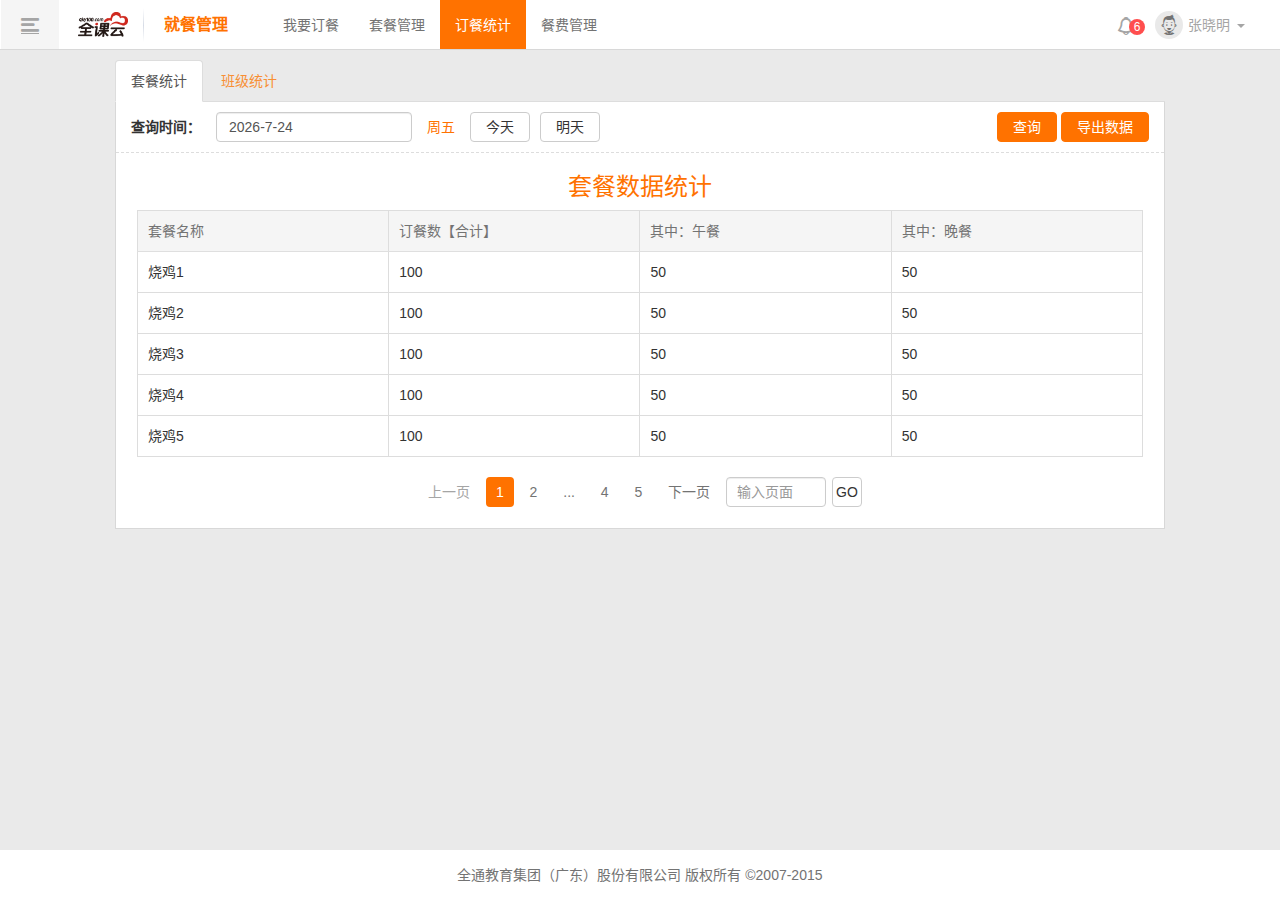
<file: index_tj.html>
<!DOCTYPE html>
<html lang="zh-cn">

<head>
  <meta charset="utf-8">
  <meta http-equiv="X-UA-Compatible" content="IE=edge">
  <meta name="viewport" content="width=device-width, initial-scale=1">
  <meta name="description" content="">
  <meta name="author" content="">
  <link rel="icon" href="qky2.ico">
  <title>就餐管理</title>
  <link href="js/bootstrap/3.3.0/css/bootstrap.css" rel="stylesheet">
  <!--全课云基础样式覆盖-->
  <link href="css/iconfont2.0.css" rel="stylesheet">
  <link href="css/qkybase2.0.css" rel="stylesheet">
  <link href="css/jcgl.css" rel="stylesheet">
  <link href="css/quickcss2.0.css" rel="stylesheet">
  <!-- HTML5 shim and Respond.js for IE8 support of HTML5 elements and media queries -->
  <!--[if lt IE 9]>
      <script src="https://oss.maxcdn.com/html5shiv/3.7.2/html5shiv.min.js"></script>
      <script src="https://oss.maxcdn.com/respond/1.4.2/respond.min.js"></script>
    <![endif]-->
</head>

<body class="qkybody">
  <div id="qkynav"></div>
  <div class="container">

      <ul class="nav nav-tabs mt10">
          <li role="presentation" class="active"><a href="index_tj.html">套餐统计</a></li>
          <li role="presentation"><a href="index_tjclass.html">班级统计</a></li>
    </ul>
    <div class="qkycadr bor_nt jc-tjbox open">
      <div class="jc-tcbar clear">
        <form class="form-horizontal">
            <div class="clear">
              
              <div class="col-sm-8">
                <div class="form-group mb0">
                  <label class="fl control-label pr0 pl0 pt5">查询时间：</label>    
                  <div class="col-sm-4 ">
                  <div class="qkycalendar_box default"><input type="text" class="form-control qkycalendar_btn jc-today-date" ></div>
                  </div>
                  <div class="tweek mian_color height30_line fl mr15"></div>
                  <a class="btn btn-default fl mr10 tj-today">今天</a>
                  <a class="btn btn-default fl tj-tomorrow">明天</a>
                </div>
              </div>
              
              <div class="fr bar-four">
                  <a class="btn btn-primary">查询</a>
                  <a class="btn btn-primary">导出数据</a>
              </div>
            </div>
          </form>  
      </div>
      <div class="jc-wd96">
        <h3 class="mian_color t_c">套餐数据统计</h3>
      <table class="table table-bordered table-condensed jc-tabel4">
        <thead><tr><th>套餐名称</th><th>订餐数【合计】</th><th>其中：午餐</th><th>其中：晚餐</th></tr></thead>
        <tbody>
          <tr><td>烧鸡1</td><td>100</td><td>50</td><td>50</td></tr>
          <tr><td>烧鸡2</td><td>100</td><td>50</td><td>50</td></tr>
          <tr><td>烧鸡3</td><td>100</td><td>50</td><td>50</td></tr>
          <tr><td>烧鸡4</td><td>100</td><td>50</td><td>50</td></tr>
          <tr><td>烧鸡5</td><td>100</td><td>50</td><td>50</td></tr>
        </tbody>
      </table>
      <div class="qkypage mt20 mb20 page_center"> 
          <ul class="nav nav-pills"> 
           <li class="disabled page_prv"><a href="#">上一页</a></li>
           <li class="active"><a href="#">1</a></li>
           <li><a href="#">2</a></li>
           <li><a href="#">...</a></li>
           <li><a href="#">4</a></li>
           <li><a href="#">5</a></li>
           <li class="page_next"><a href="#">下一页</a></li>
           <li class="form-group mb0 page_input"><input type="text" class="form-control" placeholder="输入页面"></li>
           <li class="page_input"><a class="btn btn-default">GO</a></li>
          </ul>
      </div>
      </div>
    </div>
  </div>
  <div class="footer default">全通教育集团（广东）股份有限公司 版权所有 ©2007-2015</div>

  

  <!--模块化js-->
  <script src="js/sea.js"></script>
  <script src="js/seaconfig2.0.js"></script>
  <script>
    seajs.use(["run"], function (r) {
      r.tj();
    });
  </script>
</body>

</html>
</file>
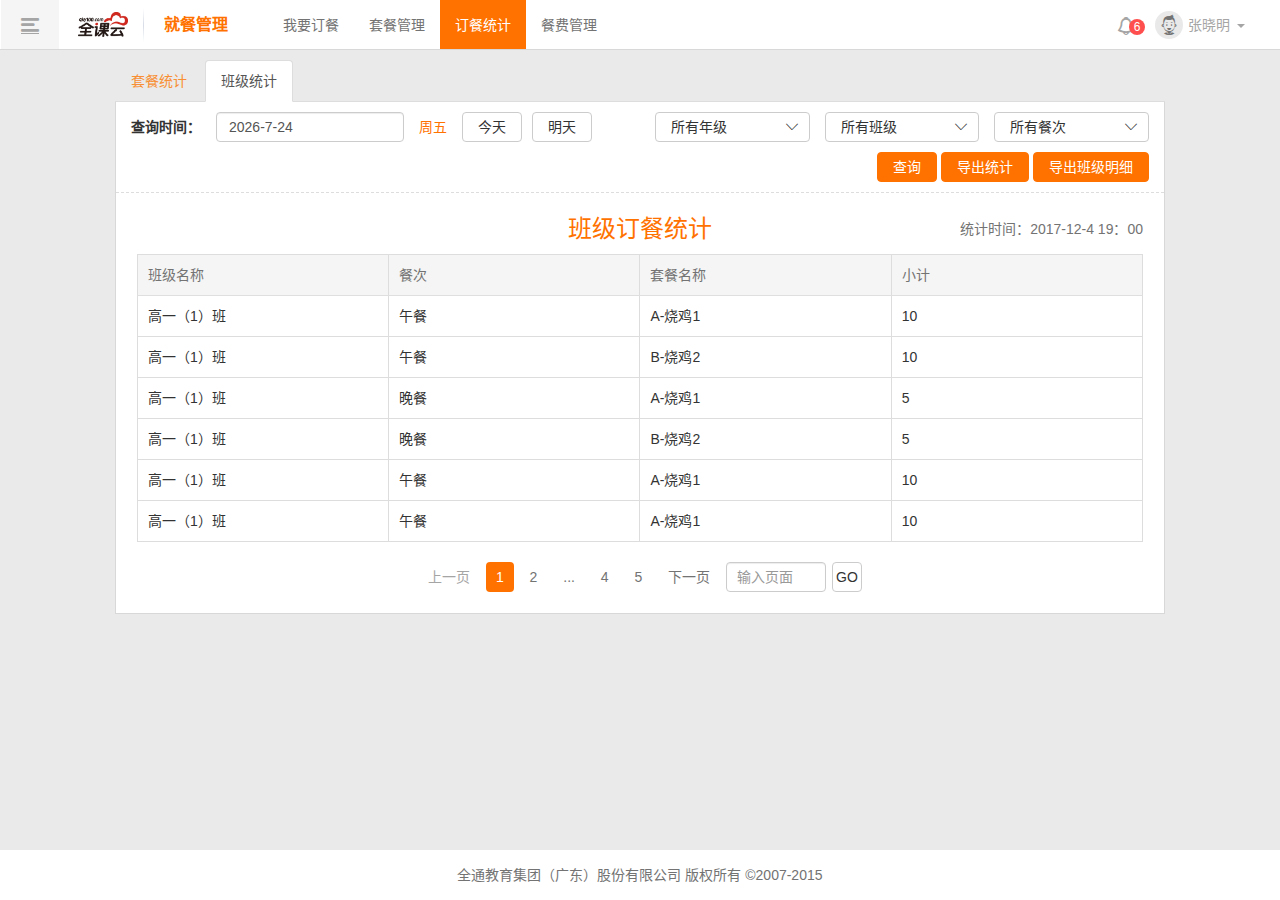
<file: index_tjclass.html>
<!DOCTYPE html>
<html lang="zh-cn">

<head>
  <meta charset="utf-8">
  <meta http-equiv="X-UA-Compatible" content="IE=edge">
  <meta name="viewport" content="width=device-width, initial-scale=1">
  <meta name="description" content="">
  <meta name="author" content="">
  <link rel="icon" href="qky2.ico">
  <title>就餐管理</title>
  <link href="js/bootstrap/3.3.0/css/bootstrap.css" rel="stylesheet">
  <!--全课云基础样式覆盖-->
  <link href="css/iconfont2.0.css" rel="stylesheet">
  <link href="css/qkybase2.0.css" rel="stylesheet">
  <link href="css/jcgl.css" rel="stylesheet">
  <link href="css/quickcss2.0.css" rel="stylesheet">
  <!-- HTML5 shim and Respond.js for IE8 support of HTML5 elements and media queries -->
  <!--[if lt IE 9]>
      <script src="https://oss.maxcdn.com/html5shiv/3.7.2/html5shiv.min.js"></script>
      <script src="https://oss.maxcdn.com/respond/1.4.2/respond.min.js"></script>
    <![endif]-->
</head>

<body class="qkybody">
  <div id="qkynav"></div>
  <div class="container">

      <ul class="nav nav-tabs mt10">
          <li role="presentation"><a href="index_tj.html">套餐统计</a></li>
          <li role="presentation"  class="active"><a href="index_tjclass.html">班级统计</a></li>
    </ul>
    <div class="qkycadr bor_nt ">
        <div class="jc-tcbar clear">
          <form class="form-horizontal">
              <div class="clear">
                
                <div class="col-sm-6 pr0">
                  <div class="form-group mb0">
                    <label class="fl control-label pr0 pl0 pt5">查询时间：</label>    
                    <div class="col-sm-5">
                    <div class="qkycalendar_box default"><input type="text" class="form-control qkycalendar_btn jc-today-date" value="2017-12-13"></div>
                    </div>
                    <div class="tweek mian_color height30_line fl mr15">周三</div>
                    <a class="btn btn-default fl mr10 tj-today">今天</a>
                    <a class="btn btn-default fl tj-tomorrow">明天</a>
                  </div>
                </div>
                <div class="col-sm-2 pr0">
                    <div class="dropdown qkydropdown havechoose">
                      <a class="btn btn-default dropdown-toggle auto" id="dropdownMenu1" data-toggle="dropdown">
                        <span class="value">所有年级</span>
                        <span class="caret"></span>
                      </a>
                      <ul class="dropdown-menu" role="menu" aria-labelledby="dropdownMenu1">
                        <li role="presentation"><a>所有年级</a></li>
                      </ul>
                    </div>
                  </div>
                  <div class="col-sm-2 pr0">
                      <div class="dropdown qkydropdown havechoose">
                        <a class="btn btn-default dropdown-toggle auto" id="dropdownMenu1" data-toggle="dropdown">
                          <span class="value">所有班级</span>
                          <span class="caret"></span>
                        </a>
                        <ul class="dropdown-menu" role="menu" aria-labelledby="dropdownMenu1">
                          <li role="presentation"><a>所有班级</a></li>
                        </ul>
                      </div>
                    </div>
                    <div class="col-sm-2 pr0">
                        <div class="dropdown qkydropdown havechoose">
                          <a class="btn btn-default dropdown-toggle auto" id="dropdownMenu1" data-toggle="dropdown">
                            <span class="value">所有餐次</span>
                            <span class="caret"></span>
                          </a>
                          <ul class="dropdown-menu" role="menu" aria-labelledby="dropdownMenu1">
                            <li role="presentation"><a>所有餐次</a></li>
                          </ul>
                        </div>
                      </div>
              </div>
              <div class="t_r mt10">
                  <a class="btn btn-primary">查询</a>
                  <a class="btn btn-primary">导出统计</a>
                  <a class="btn btn-primary">导出班级明细</a>
              </div>
            </form>  
        </div>
        <div class="jc-wd96">
          <h3 class="mian_color t_c po_r height30_line">班级订餐统计<span class="po_ab_r co_73 fz_14">统计时间：2017-12-4 19：00</span></h3>
        <table class="table table-bordered table-condensed jc-tabel4">
          <thead><tr><th>班级名称</th><th>餐次</th><th>套餐名称</th><th>小计</th></tr></thead>
          <tbody>
            <tr><td>高一（1）班</td><td>午餐</td><td>A-烧鸡1</td><td>10</td></tr>
            <tr><td>高一（1）班</td><td>午餐</td><td>B-烧鸡2</td><td>10</td></tr>
            <tr><td>高一（1）班</td><td>晚餐</td><td>A-烧鸡1</td><td>5</td></tr>
            <tr><td>高一（1）班</td><td>晚餐</td><td>B-烧鸡2</td><td>5</td></tr>
            <tr><td>高一（1）班</td><td>午餐</td><td>A-烧鸡1</td><td>10</td></tr>
            <tr><td>高一（1）班</td><td>午餐</td><td>A-烧鸡1</td><td>10</td></tr>
          </tbody>
        </table>
        <div class="qkypage mt20 mb20 page_center"> 
            <ul class="nav nav-pills"> 
             <li class="disabled page_prv"><a href="#">上一页</a></li>
             <li class="active"><a href="#">1</a></li>
             <li><a href="#">2</a></li>
             <li><a href="#">...</a></li>
             <li><a href="#">4</a></li>
             <li><a href="#">5</a></li>
             <li class="page_next"><a href="#">下一页</a></li>
             <li class="form-group mb0 page_input"><input type="text" class="form-control" placeholder="输入页面"></li>
             <li class="page_input"><a class="btn btn-default">GO</a></li>
            </ul>
        </div>
        </div>
      </div>

  </div>
  <div class="footer default">全通教育集团（广东）股份有限公司 版权所有 ©2007-2015</div>

  

  <!--模块化js-->
  <script src="js/sea.js"></script>
  <script src="js/seaconfig2.0.js"></script>
  <script>
    seajs.use(["run"], function (r) {
      r.tj();
    });
  </script>
</body>

</html>
</file>
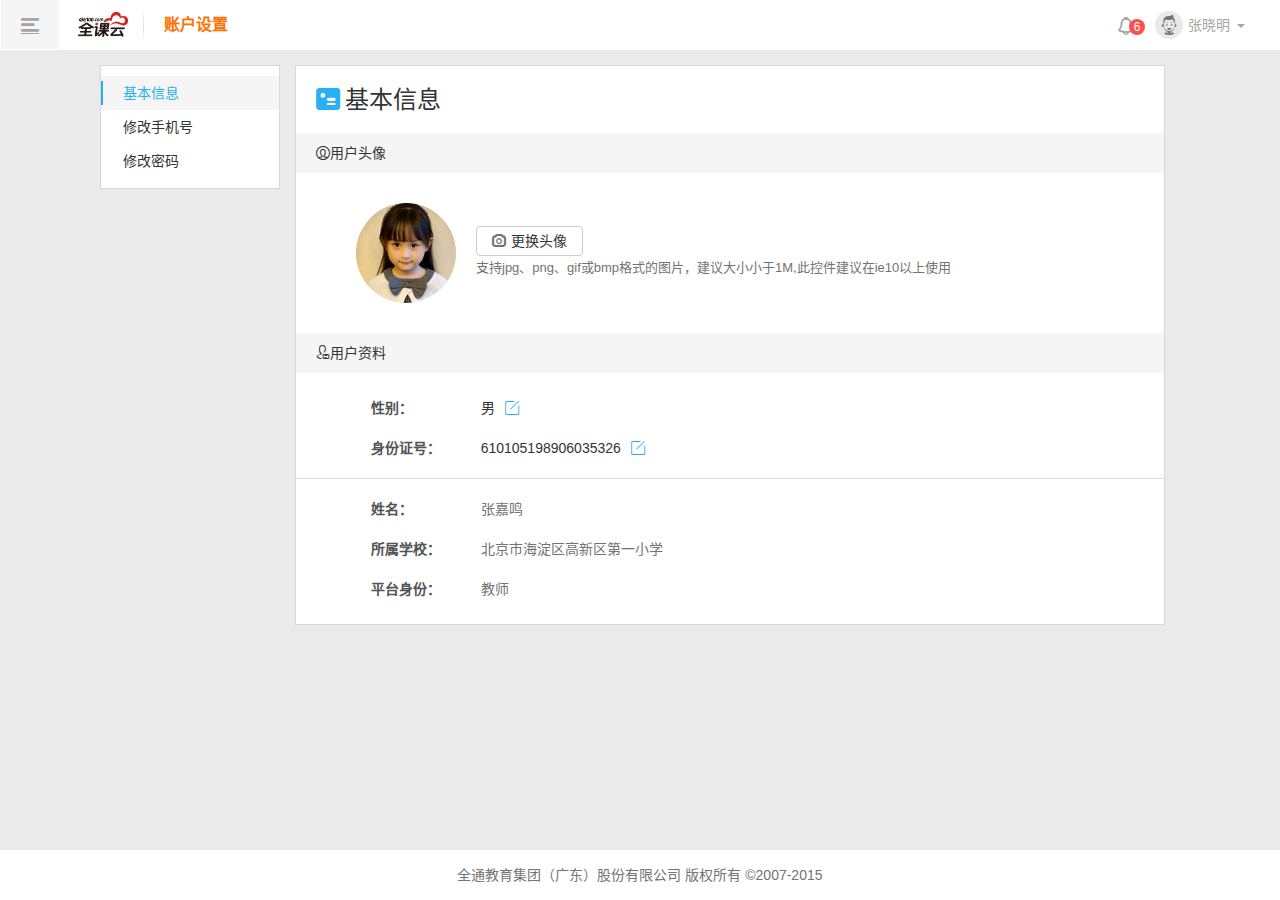
<file: default_html/account_settings.html>
<!DOCTYPE html>
<html lang="zh-cn">
  <head>
    <meta charset="utf-8">
    <meta http-equiv="X-UA-Compatible" content="IE=edge">
    <meta name="viewport" content="width=device-width, initial-scale=1">
    <meta name="description" content="">
    <meta name="author" content="">
    <link rel="icon" href="qky2.ico">
    <title>全课云UI</title>
    <!-- Bootstrap 基础样式 CSS -->
    <link href="../js/bootstrap/3.3.0/css/bootstrap.css" rel="stylesheet">
    <!--全课云基础样式覆盖-->
    <link href="../css/iconfont2.0.css" rel="stylesheet">
    <link href="../css/qkybase2.0.css" rel="stylesheet">
    <link href="../css/quickcss2.0.css" rel="stylesheet">
    <!-- HTML5 shim and Respond.js for IE8 support of HTML5 elements and media queries -->
    <!--[if lt IE 9]>
      <script src="https://oss.maxcdn.com/html5shiv/3.7.2/html5shiv.min.js"></script>
      <script src="https://oss.maxcdn.com/respond/1.4.2/respond.min.js"></script>
    <![endif]-->
  </head>
  <body class="qkybody">
    <div class="navbar navbar-default navbar-fixed-top app" role="navigation" id="qkynav"></div>  
    <div class="container mt15">
        <div class="row mb15">
            <div class="news_leftmian col-sm-2 pr0 qkycadr pt10 pb10 pl0">
                <a class="news_leftli active" id="basicinfo"><span>基本信息</span></a>
                <a class="news_leftli" id="fixphone"><span>修改手机号</span></a>
                <a class="news_leftli" id="fixpassword"><span>修改密码</span></a>
            </div>
            <div class="news_rightmian col-sm-10 basicinfo">
                <div class="qkycadr">
                    <h3 class="news_title bor_nb"><i class="qkyicon_mian mr5 fz_24">&#xe64a;</i><span>基本信息</span></h3> 
                    <div class="title_bar"><i class="qkyicon_mian">&#xe64e;</i>用户头像</div>
                    <div class="changephotos_box clear">
                          <div class="fl"><img src="../images/tx02.png" id="headphoto"></div>
                          <div class="fl pl20">
                          <a class="btn btn-default"  data-toggle="modal" data-target="#changephotos_modal"><i class="qkyicon_mian mr5">&#xe64b;</i>更换头像</a>
                          <span>支持jpg、png、gif或bmp格式的图片，建议大小小于1M,此控件建议在ie10以上使用</span>
                          </div>
                    </div>
                    <div class="title_bar"><i class="qkyicon_mian">&#xe64d;</i>用户资料</div>
                    <form class="form-horizontal accset_form">
                      
                      <div class="form-group">
                        <label class="col-sm-2 control-label pr0">性别：</label>
                        <div class="col-sm-6 pl0 form_edit yc">
                          <div class="radio pt0 accset">
                           <label class="radio-qky clear radio-inline pt0 pl0 select accset_save"><a class="radio_a fl"><b></b></a><span class="fr ml5">男</span></label>
                           <label class="radio-qky clear radio-inline pt0 accset_save"><a class="radio_a fl"><b></b></a><span class="fr ml5">女</span></label>
                          </div>
                        </div>
                        <div class="col-sm-6 pl0 form_show">
                        <div class="height30_line"><span id="this_sex">男</span><i class="qkyicon_14 ml10 app_color form_toedit">&#xe60f;</i></div>
                        </div>
                      </div>
                      <div class="form-group pb15">
                        <label class="col-sm-2 control-label pr0">身份证号：</label>
                        <div class="col-sm-6 pl0 form_edit yc">
                          <input type="text" class="form-control" id="this_sf_number_inp" value="610105198906035326" >
                        </div>
                        <div class="col-sm-offset-2 col-sm-10 pl0 error_color yc">身份证号填写有误</div>
                        
                        <div class="col-sm-6 pl0 form_show">
                        <div class="height30_line"><span id="this_sf_number">610105198906035326</span><i class="qkyicon_14 ml10 app_color form_toedit">&#xe60f;</i></div>
                        </div>
                      </div>
                      <hr>
                      <div class="form-group">
                        <label class="col-sm-2 control-label pr0">姓名：</label>
                        <div class="col-sm-6 pl0"><div class="height30_line co_73">张嘉鸣</div>
                          <!--<input type="text" class="form-control"  value="张嘉鸣" readonly>-->
                        </div>
                      </div>
                      <div class="form-group">
                        <label class="col-sm-2 control-label pr0">所属学校：</label>
                        <div class="col-sm-6 pl0"><div class="height30_line co_73">北京市海淀区高新区第一小学</div>
                          <!--<input type="text" class="form-control"  value="北京市海淀区高新区第一小学" readonly>-->
                        </div>
                      </div>
                      <div class="form-group">
                        <label  class="col-sm-2 control-label pr0">平台身份：</label>
                        <div class="col-sm-6 pl0"><div class="height30_line co_73">教师</div>
                          <!--<input type="text" class="form-control" value="教师" readonly> -->
                        </div>
                      </div>
                      
<!--                      <div class="form-group submit_box">
                        <div class="col-sm-10 pl0">
                          <button type="button" class="btn btn-primary app mr10" id="accset_save">保存</button>
                          <button type="button" class="btn btn-default">取消</button>
                        </div>
                      </div>-->
                    </form>
                </div>
            </div>
            <div class="news_rightmian col-sm-10 fixphone yc">
                <div class="qkycadr">
                    <h3 class="news_title"><i class="qkyicon_mian mr5 fz_24">&#xe645;</i><span>修改手机号</span></h3>
                    <form class="form-horizontal accset_form pl20 pr20" id="login_befor">
                    <div class="co_73 pb15">为确保用户安全性，请先输入登录密码确认身份！</div>
                      <div class="form-group pb20">
                        <label class="col-sm-2 control-label pr0">登录密码：</label>
                        <div class="col-sm-6 pl0">
                          <input type="password" class="form-control" placeholder="请输入123456进入手机号修改" id="oldpassword">
                        </div>
                        <div class="col-sm-offset-2 col-sm-10 pl0 error_color yc">密码有误！</div>
                      </div>
                      <div class="form-group submit_box">
                        <div class="col-sm-10 pl0 col-sm-offset-2">
                          <button type="button" class="btn btn-primary app">确定</button>  
                        </div>
                      </div>
                    </form>
                    <form class="form-horizontal accset_form yc pl20 pr20" id="login_after"> 
                      <div class="form-group">
                        <label class="col-sm-2 control-label pr0">原手机号码：</label>
                        <div class="col-sm-6 pl0">
                          <input type="text" class="form-control"  value="133****3286" readonly>
                        </div>
                      </div>
                      
                      <div class="form-group">
                        <label class="col-sm-2 control-label pr0">新手机号码：</label>
                        <div class="col-sm-6 pl0">
                          <input type="text" class="form-control" placeholder="输入11位手机号码">
                        </div>
                        <div class="col-sm-3"> <a class="btn btn-default">获取验证码</a></div>
                      </div>
                      <div class="form-group pb20">
                        <label class="col-sm-2 control-label pr0">验证码：</label>
                        <div class="col-sm-6 pl0">
                          <input type="text" class="form-control"  placeholder="6位数字" >
                        </div>
                        <div class="col-sm-offset-2 col-sm-10 pl0 error_color yc">验证码有误</div>
                      </div>
                      
                      <div class="form-group submit_box ">
                        <div class="col-sm-10 pl0 col-sm-offset-2">
                          <button type="button" class="btn btn-primary app">确定</button>  
                        </div>
                      </div>
                    </form>
                </div>
            </div>
            <div class="news_rightmian col-sm-10 fixpassword yc">
                <div class="qkycadr">
                    <h3 class="news_title"><i class="qkyicon_mian mr5 fz_24">&#xe646;</i><span>修改密码</span></h3>
                    <form class="form-horizontal accset_form pl20 pr20"> 
                      <div class="form-group">
                        <label class="col-sm-2 control-label pr0">当前密码：</label>
                        <div class="col-sm-6 pl0">
                          <input type="password" class="form-control" placeholder="请输入当前密码">
                        </div>
                      </div>
                      <div class="form-group ">
                        <label class="col-sm-2 control-label pr0">新密码：</label>
                        <div class="col-sm-6 pl0">
                          <input type="text" class="form-control"  placeholder="请输入新密码" >
                        </div>
                        <div class="col-sm-offset-2 col-sm-10 pl0 co_73">密码由6-12个字符组成，区分大小写</div>
                      </div>
                      <div class="form-group ">
                        <label class="col-sm-2 control-label pr0">确认新密码：</label>
                        <div class="col-sm-6 pl0">
                          <input type="text" class="form-control"  placeholder="请重新输入确定的新密码" >
                        </div>
                        <div class="col-sm-offset-2 col-sm-10 pl0 co_73">确保两次密码一致</div>
                      </div>
                      <div class="form-group pb20">
                        <label class="col-sm-2 control-label pr0">密码强度：</label>
                        <div class="col-sm-6 pl0 password_grade weak">
                          <div class="one"></div>
                          <div class="two"></div>
                          <div class="three fr"></div>
                          <span></span>
                        </div>
                        
                      </div>
                      
                      <div class="form-group submit_box">
                        <div class="col-sm-6 pl0 col-sm-offset-2">
                          <button type="button" class="btn btn-primary app ">确定</button>  
                        </div>
                      </div>
                    </form>
                </div>
            </div>
        </div>
    </div>

    <div class="footer default">全通教育集团（广东）股份有限公司  版权所有  ©2007-2015</div>
    
    

    <div class="mask_poptips">保存成功</div>
    
    
    <!-- Modal -->
	<div class="modal fade" id="changephotos_modal" tabindex="-1" role="dialog" aria-labelledby="changephotos_modalLabel">
  <div class="modal-dialog" role="document">
    <div class="modal-content">
      <div class="modal-header">
        <button type="button" class="close" data-dismiss="modal" aria-label="Close"><span aria-hidden="true">&times;</span></button>
        <h4 class="modal-title" id="changephotos_modalLabel">更换头像</h4>
      </div>
      <div class="modal-body modal_auto pa0">
      
        <div class="image-editor" title="把图片拖到此处上传">
          <!--<input type="file" class="cropit-image-input">-->
          <div class="cropit-preview"></div>
          <div class="slider-wrappers">
          <div class="clear">
          <span class="qkyicon_mian">&#xe648;</span>
          <input type="range" class="cropit-image-zoom-input" min="0" max="1" step="0.01">
          <span class="qkyicon_mian fz_18">&#xe648;</span>
          </div>
          </div>
        </div>
        
      </div>
      <div class="modal-footer">
        <button type="button" class="btn btn-primary app export">保存</button>
        <button type="button" class="btn btn-default" data-dismiss="modal">取消</button>
      </div>
    </div>
  </div>
</div>
    <!--模块化js-->
    <script src="../js/jq/1.11.1/jquery.min.js"></script>
    <script src="../js/sea.js"></script>
    <script src="../js/seaconfig2.0.js"></script>
    
    <script>
     seajs.use(["bs","nav","aset","rach","dw","ci"],function(bs,nav,aset,rach){
		 second_opts.pjname="账户设置";
		 $("#qkynav").qkynav(second_opts); 
		 aset.settings_run();
		 
		 
		 $('.image-editor').cropit({
			width:200,
			height:200,
          	exportZoom: 1.25,
          	imageBackground: true,
		  	imageState: {
            	src: '../images/tx02.png',
          	}
         });
		

        $('.export').click(function() {
          var imageData = $('.image-editor').cropit('export');
          $("#headphoto").attr("src",imageData);
		  $('#changephotos_modal').modal('hide');
        });
	});
    </script>
  </body>
</html>
</file>
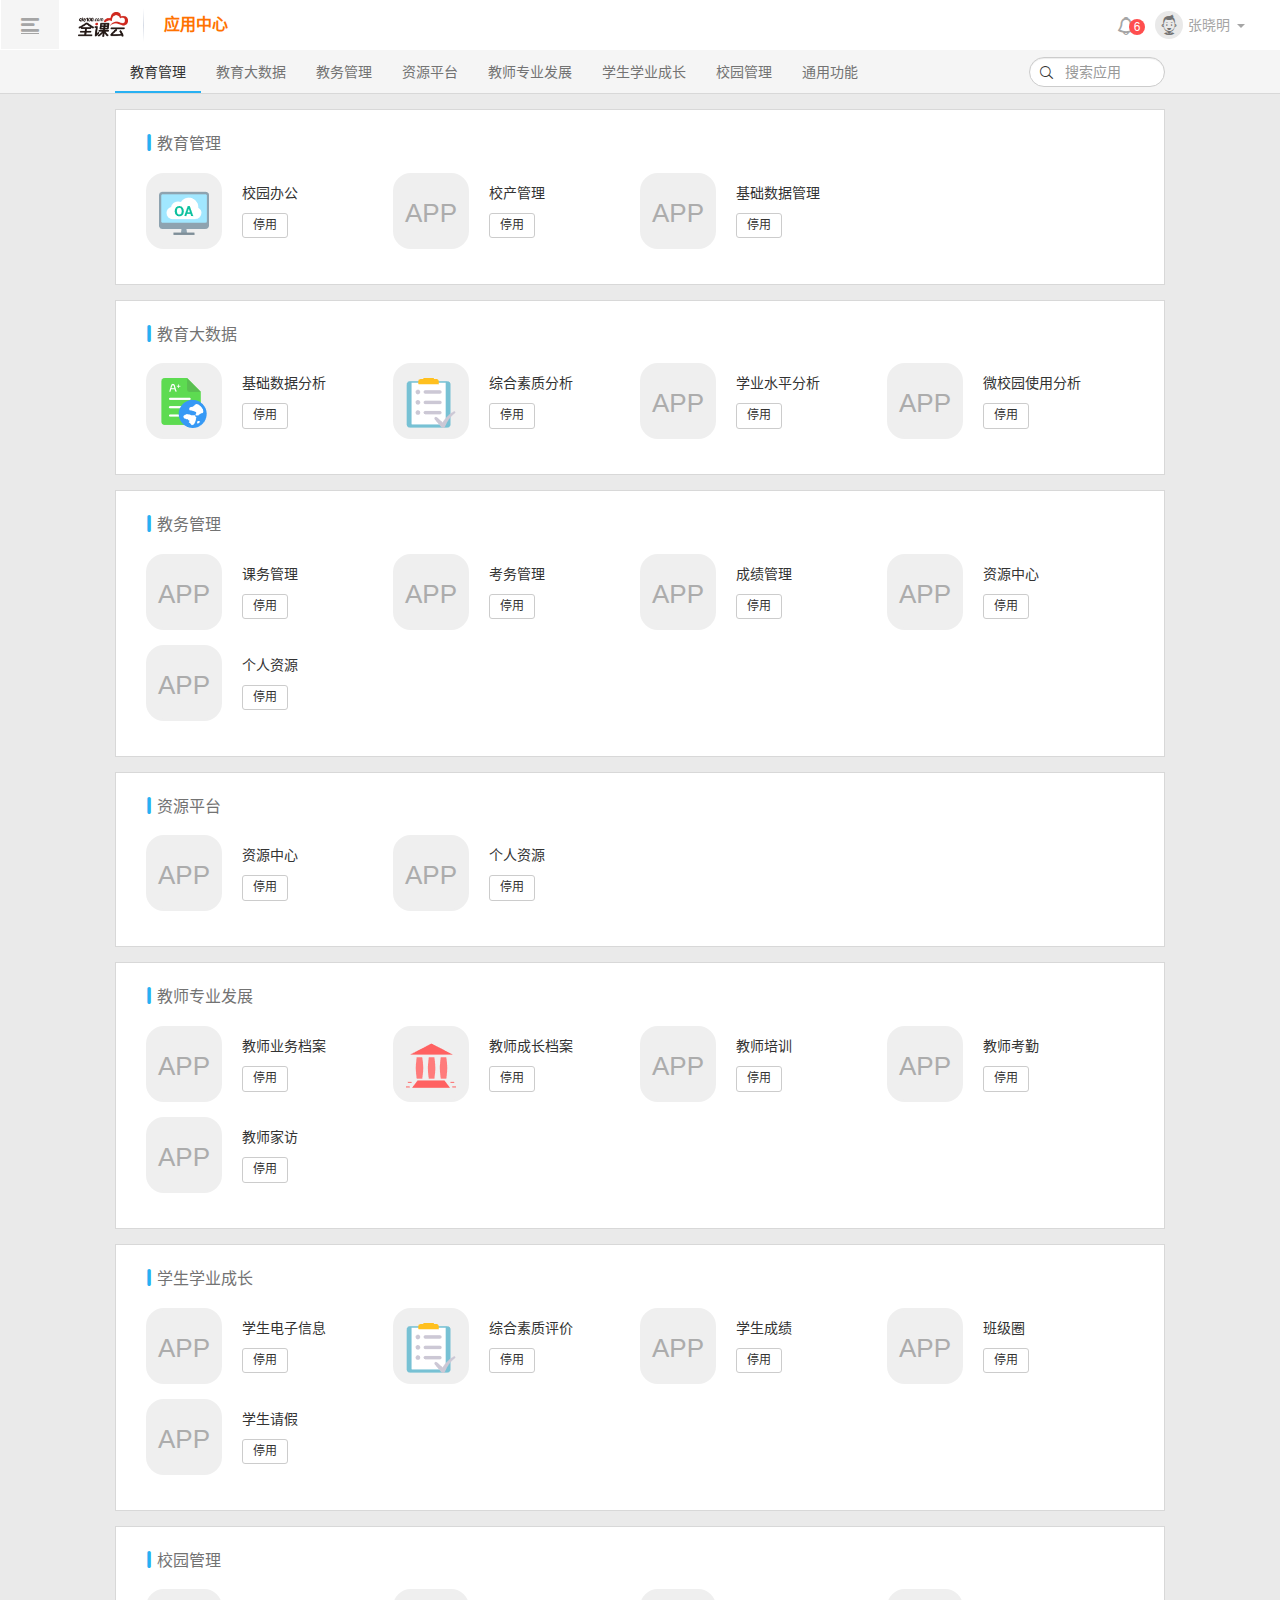
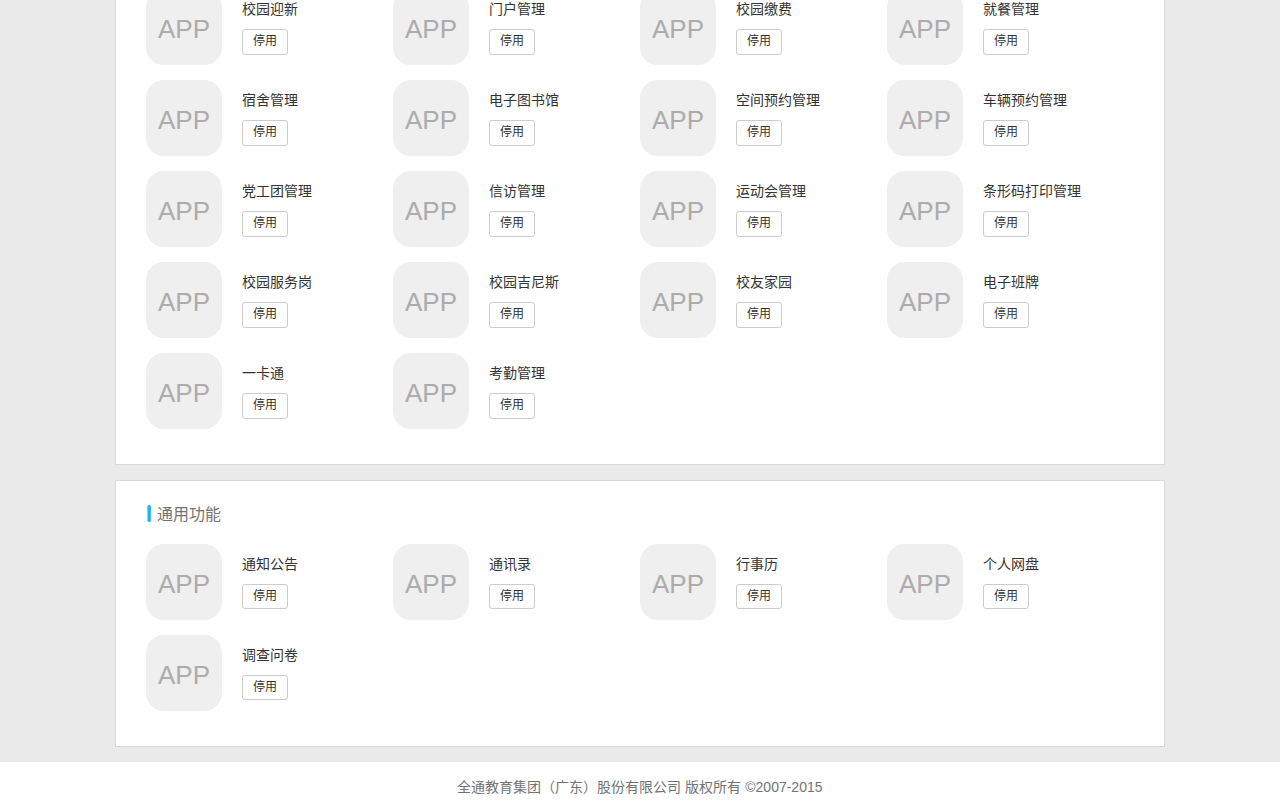
<file: default_html/appcenter.html>
<!DOCTYPE html>
<html lang="zh-cn">
  <head>
    <meta charset="utf-8">
    <meta http-equiv="X-UA-Compatible" content="IE=edge">
    <meta name="viewport" content="width=device-width, initial-scale=1">
    <meta name="description" content="">
    <meta name="author" content="">
    <link rel="icon" href="qky2.ico">
    <title>全课云UI</title>
    <!-- Bootstrap 基础样式 CSS -->
    <link href="../js/bootstrap/3.3.0/css/bootstrap.css" rel="stylesheet">
    <link href="../js/plug-in/swiper/2.0/idangerous.swiper.css" rel="stylesheet" type="text/css"/>
    <!--全课云基础样式覆盖-->
    <link href="../css/iconfont2.0.css" rel="stylesheet">
    <link href="../css/qkybase2.0.css" rel="stylesheet">
    <link href="../css/quickcss2.0.css" rel="stylesheet">
    <!-- HTML5 shim and Respond.js for IE8 support of HTML5 elements and media queries -->
    <!--[if lt IE 9]>
      <script src="https://oss.maxcdn.com/html5shiv/3.7.2/html5shiv.min.js"></script>
      <script src="https://oss.maxcdn.com/respond/1.4.2/respond.min.js"></script>
    <![endif]-->
  </head>
  <body class="qkybody app">
    <div class="navbar navbar-default navbar-fixed-top app" role="navigation" id="qkynav"></div>
    <div class="navbar second_level navbar-fixed-top">
        <div class="container clear">
            <ul class="nav navbar-nav"></ul>
            <div class="add_navbar">
                <a class="btn btn-onlytxt appbtn_back"><i class="qkyicon_14 mr5">&#xe604;</i>返回</a>
                <span class="nav_title"></span>
            </div>
            <div class="seachApp"><i class="qkyicon_mian">&#xe649;</i><input type="text" class="form-control" id="appcenter_input" placeholder="搜索应用"></div>
        </div>
    </div>
    <div class="container mt15 appcenter_mian appcenter_con"></div>
    <div class="container mt15 appcenter_sigmian appcenter_con yc"></div>
    <div class="container mt15 appcenter_infomian appcenter_con yc">
    	<div class="qkycadr app_infobox mb15">
            <div class="row">
                <div class="col-sm-3">
                    <div class="app_icon info">APP</div>
                    <button class="btn btn-primary app">添加应用</button>
                    <ul class="app_info">
                        <li><label>信息</label></li>
                        <li><span>最新版本：</span>3.1.6</li>
                        <li><span>发布日期：</span>2017-3-14</li>
                        <li><span>来自：</span>科学教研</li>
                        <li><span>适用对象：</span>教师</li>
                    </ul>
                </div>
                <div class="col-sm-8 app_info_cont">
                    <h3 class="app_info_title">学习管理平台</h3>
                    <p>聚合多种教学资源，提供百余种功能。PC、平板、手机无缝连接，让师生轻松完成教与学。产品覆盖高校，培训和K12领域，支持学习管理、MOOC、SPOC、翻转课堂、智能教室等多种应用场景，一个平台，给你最多的教学互动体验。</p>
            
                    <p>一个平台体验多种先进教学互动模式，让线上学习和线下课堂相结合，减轻教师负担，提升学习效果</p>
                    
                    <p>移动学习让学生随时随地学习互动，学习动态一手掌握，帮学生养成良好学习习惯，多种大数据学习分析，全面跟踪学生学习情况，实时分析学习行为；实时记录教学情况，从此不再为教学管理而烦恼</p>
                    
                    <div class="app_info_ad">
                        <div class="swiper-container">
                            <div class="swiper-wrapper">
                                <div class="swiper-slide"><img src="../images/loginbg.png"></div>
                                <div class="swiper-slide"><img src="../images/loginbg.png"></div>
                            </div>
                        </div>
                        <a class="arrow left"><i class="qkyicon_14">&#xe604;</i></a> 
                        <a class="arrow right"><i class="qkyicon_14">&#xe6b3;</i></a>
                    </div>
                </div>
            </div>
        </div>
    </div>
    <div class="container mt15 appcenter_seachmian appcenter_con yc">
    <div class="qkycadr appseach_box"></div>
    </div>
    
    <div class="footer default">全通教育集团（广东）股份有限公司  版权所有  ©2007-2015</div>
    
    
    <!--待渲染的模板-->
    <div class="yc" id="appbox_mould">
        <div class="qkycadr app_box">
            <h4><i class="qkyicon_mian">&#xe63f;</i><a>教育管理</a></h4>
            <div class="app_ul clear">
            	<div class="app_ul_"></div>
                <div class="app_list clear add_list">
                	<div class="fl app_icon add"><i class="qkyicon_14 fz_30">&#xe616;</i></div>    
                </div>
            </div>  
        </div>
    </div>
    
    <div class="yc" id="applist_mould">
        <div class="app_list clear">
            <div class="fl app_icon">APP</div>
            <div class="fl app_cont"><a class="txt">校园办公</a><a class="btn btn-default btn-sm stop_use">停用</a></div>
        </div>
    </div>
    <div class="yc" id="applist_addmould">
        <div class="app_list clear">
            <div class="fl app_icon">APP</div>
            <div class="fl app_cont"><a class="txt">校园办公</a><a class="btn btn-default btn-sm add_app">添加</a></div>
        </div>
    </div>
    
    <!--无应用模板-->
    <div class="yc" id="noappdata_mould">
    	<div class="t_c nodata">
            <i class="qkyicon_mian fz_100 app_color">&#xe64c;</i>
            <div class="fz_16 co_33">没有找到相关应用</div>
        </div>
    </div>
    <!--搜索到结果模板-->
    <div class="yc" id="appseach_result_mould">
        <h4>搜索到<span class="result_len"></span>条结果</h4>
        <div class="appseach_result clear"></div>
    </div>
    <!-- Modal -->
	<div class="modal fade" id="stopapp" tabindex="-1" role="dialog" aria-labelledby="stopappLabel">
  <div class="modal-dialog modal-sm" role="document">
    <div class="modal-content">
      <div class="modal-header">
        <button type="button" class="close" data-dismiss="modal" aria-label="Close"><span aria-hidden="true">&times;</span></button>
        <h4 class="modal-title" id="stopappLabel">停用应用</h4>
      </div>
      <div class="modal-body modal_auto t_c fz_16">
        确定要停用“<span id="appname"></span>”么？
      </div>
      <div class="modal-footer">
        <button type="button" class="btn btn-primary app" id="stopapp_sumbit">确定</button>
        <button type="button" class="btn btn-default" data-dismiss="modal">取消</button>
      </div>
    </div>
  </div>
</div>
    <!--模块化js-->
    <script src="../js/sea.js"></script>
    <script src="../js/seaconfig2.0.js"></script>
    <script>
     seajs.use(["jq","bs","nav","app","sw2"],function(jq,bs,nav,app){
		 second_opts.pjname="应用中心";
		 $("#qkynav").qkynav(second_opts);
		 app.appcenter_run();
		 
		 var app_info_ad = new Swiper('.swiper-container',{
			loop:true
		  })
		   //console.log(app_info_ad);
		  $('.arrow.left').on('click', function(e){
			e.preventDefault()
			app_info_ad.swipePrev()
		  })
		  $('.arrow.right').on('click', function(e){
			e.preventDefault()
			app_info_ad.swipeNext()
		  })
	});
    </script>
  </body>
</html>
</file>
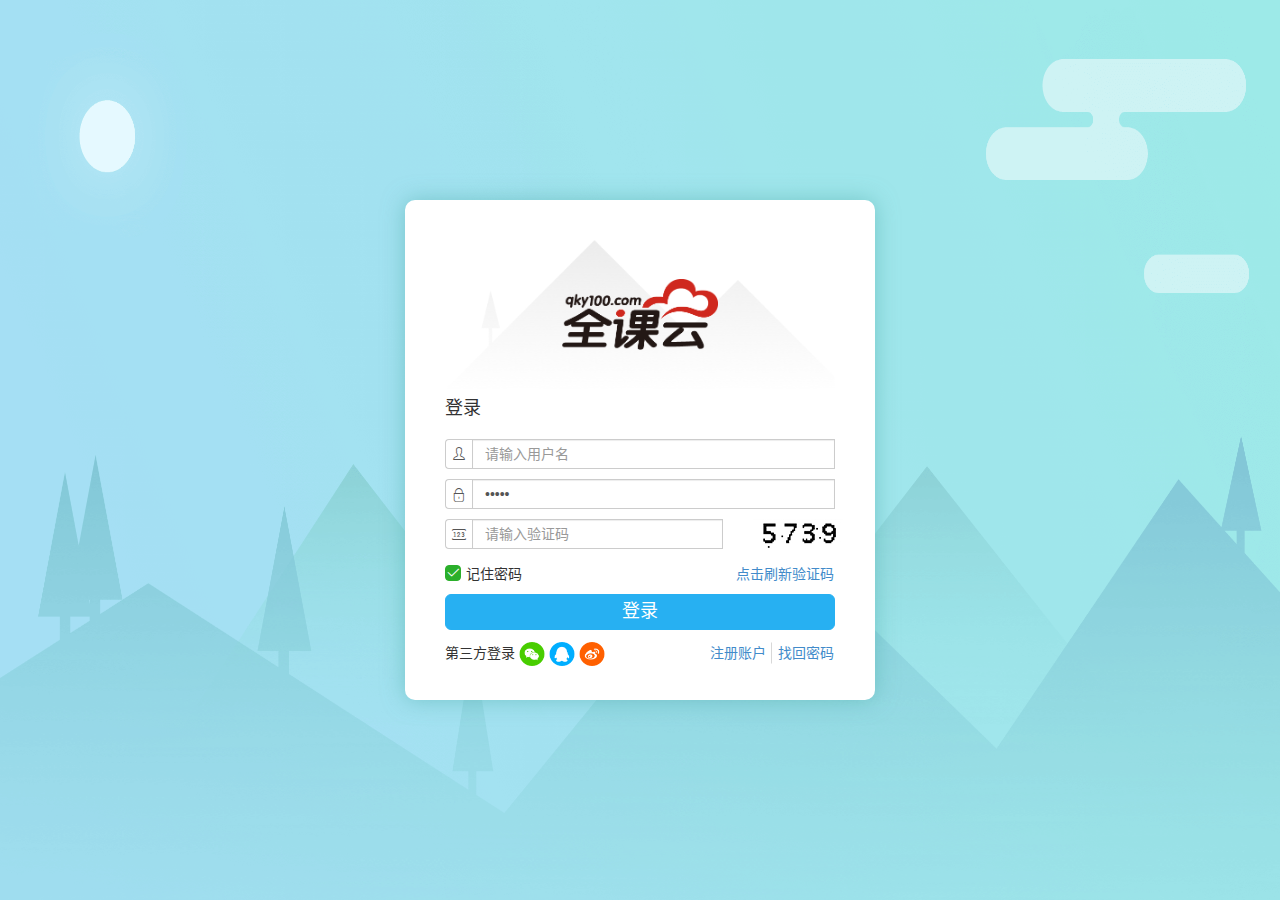
<file: default_html/login.html>
<!DOCTYPE html>
<html lang="zh-cn">
  <head>
    <meta charset="utf-8">
    <meta http-equiv="X-UA-Compatible" content="IE=edge">
    <meta name="viewport" content="width=device-width, initial-scale=1">
    <meta name="description" content="">
    <meta name="author" content="">
    <link rel="icon" href="qky2.ico">
    <title>全课云UI登陆页</title>
    <!-- Bootstrap 基础样式 CSS -->
    <link href="../js/bootstrap/3.3.0/css/bootstrap.css" rel="stylesheet">
    <!--全课云基础样式覆盖-->
    <link href="../css/iconfont2.0.css" rel="stylesheet">
    <link href="../css/qkybase2.0.css" rel="stylesheet">
    <link href="../css/quickcss2.0.css" rel="stylesheet">
    <!-- HTML5 shim and Respond.js for IE8 support of HTML5 elements and media queries -->
    <!--[if lt IE 9]>
      <script src="https://oss.maxcdn.com/html5shiv/3.7.2/html5shiv.min.js"></script>
      <script src="https://oss.maxcdn.com/respond/1.4.2/respond.min.js"></script>
    <![endif]-->
  </head>
  <body class="qkybody">
<!--    <div class="navbar navbar-default navbar-fixed-top" role="navigation" id="qkynav"></div>-->

    					<div class="login_box bgfluid">
                                <div class="login_mian juzhong">
                                    <div class="login_logo"><img src="../images/nav_logo/qky-logo.png"></div>
                                    <div class="login_body">
                                        <div class="h4 mb20">登录</div>
                                        <form>
                                        <div class="input-group mb10">
                                          <span class="input-group-addon"><i class="qkyicon_14">&#xe64f;</i></span>
                                          <input type="text" class="form-control" placeholder="请输入用户名">
                                          <div class="po_ab_r height30_line error_color zindex pr15 yc">账号有误</div>
                                        </div>
                                        <div class="input-group mb10">
                                          <span class="input-group-addon"><i class="qkyicon_14">&#xe602;</i></span>
                                          <input type="password" class="form-control"value="请输入密码">
                                          <div class="po_ab_r height30_line error_color zindex pr15 yc">密码有误</div>
                                        </div>
                                        <div class="input-group mb0 wd100">
                                            <div class="col-xs-9 pl0">
                                                <div class="input-group mb0">
                                                  <span class="input-group-addon"><i class="qkyicon_14">&#xe60b;</i></span>
                                                  <input type="text" class="form-control" placeholder="请输入验证码">
                                                  <div class="po_ab_r height30_line error_color zindex pr15 yc">验证码有误</div>
                                                </div>
                                            </div>
                                            <div class="col-xs-3 t_r">
                                            	<img src="../images/yzm.jpg" height="30">
                                            </div>
                                        </div>
                                        
                                        <div class="row pt10">
                                           <div class=" col-xs-6 checkbox mt0 mb0">
                                            <label class="checkbox-qky clear select pl0">
                                            <a class="checkbox_a fl"><i class="qkyicon_14">&#xe619;</i></a><span class="fl">记住密码</span>
                                            </label>
                                           </div>
                                           <div class="col-xs-6 t_r"><a class="btn btn-link pr0">点击刷新验证码</a></div>
                                          </div>
                                            <a class="btn btn-primary wd100 btn-lg app_background" data-toggle="modal" data-target="#login_error">登录</a>
                                        <div class="row pt10 pb20">
                                          <div class="col-xs-6 login_oth">
                                           <span>第三方登录</span>
                                           <a><img src="../images/wxicon.png"></a>
                                           <a><img src="../images/qqicon.png"></a>
                                           <a><img src="../images/xlicon.png"></a>
                                          </div>
                                          <div class="col-xs-6 t_r login_opt"><a class="btn btn-link one">注册账户</a><a class="btn btn-link" href="reset_password.html">找回密码</a></div>
                                          </div>
                                        
                                        
                                        </form>
                                    </div>
                                </div>
                            </div>
<!--    <div class="footer default">全通教育集团（广东）股份有限公司  版权所有  ©2007-2015</div>-->

<div class="modal fade in" tabindex="-1" role="dialog" id="login_error" aria-hidden="false"><div class="modal-backdrop fade in"></div>
    <div class="modal-dialog modal-xs" role="document">
        <div class="modal-content">
            <div class="modal-header">
                <button type="button" class="close" data-dismiss="modal" aria-label="Close"><span aria-hidden="true">×</span></button>
                <h4 class="modal-title">登录失败</h4>
            </div>
            <div class="modal-body modal_auto t_c error_color">账号或密码错误，请重新输入</div>
            <div class="modal-footer"> 
            <button type="button" class="btn btn-primary" id="okeybtn">确定</button>
            <button type="button" class="btn btn-default" data-dismiss="modal">取消</button>
            </div>
        </div>
    </div>
</div>
    <!--模块化js-->
    <script src="../js/sea.js"></script>
    <script src="../js/seaconfig2.0.js"></script>
    <script>
     seajs.use(["jq","bs","nav","rach"],function(j,b,n,rach){
		 rach.checkbox_run(function(i){});
		 //$("#qkynav").qkynav({navli_active:-1,news_analogdata:""});
	});
    </script>
  </body>
</html>
</file>
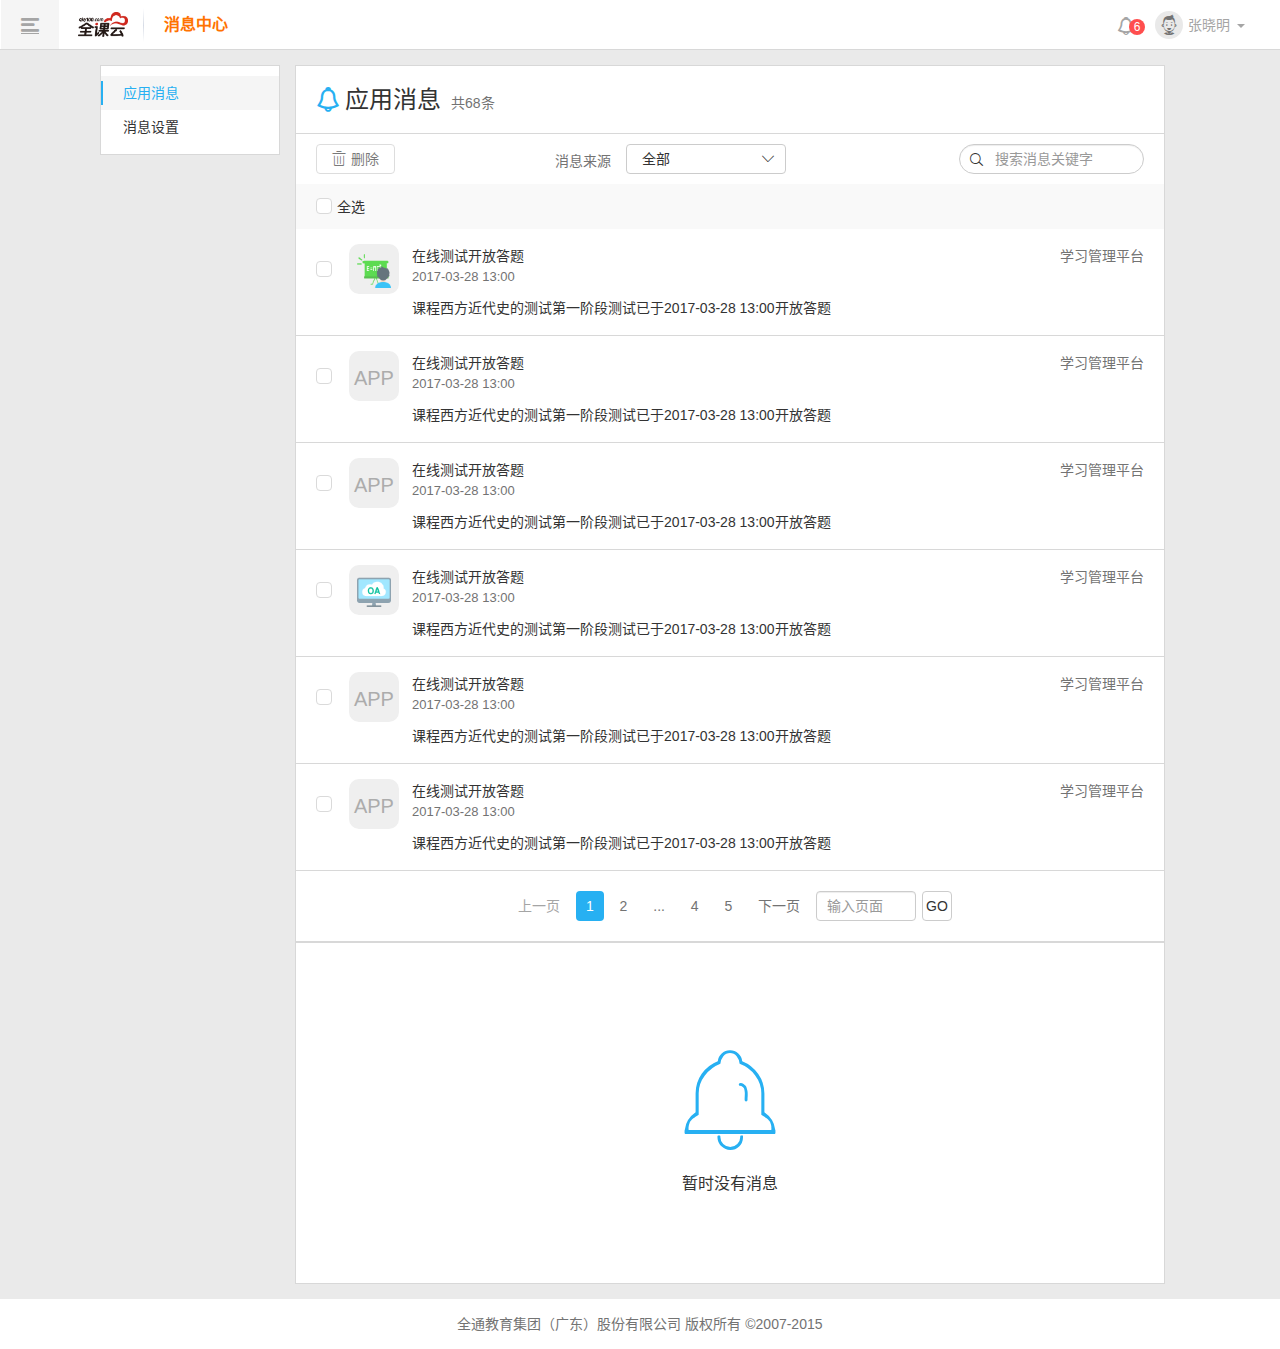
<file: default_html/newscenter.html>
<!DOCTYPE html>
<html lang="zh-cn">
  <head>
    <meta charset="utf-8">
    <meta http-equiv="X-UA-Compatible" content="IE=edge">
    <meta name="viewport" content="width=device-width, initial-scale=1">
    <meta name="description" content="">
    <meta name="author" content="">
    <link rel="icon" href="qky2.ico">
    <title>全课云UI</title>
    <!-- Bootstrap 基础样式 CSS -->
    <link href="../js/bootstrap/3.3.0/css/bootstrap.css" rel="stylesheet">
    <!--全课云基础样式覆盖-->
    <link href="../css/iconfont2.0.css" rel="stylesheet">
    <link href="../css/qkybase2.0.css" rel="stylesheet">
    <link href="../css/quickcss2.0.css" rel="stylesheet">
    <!-- HTML5 shim and Respond.js for IE8 support of HTML5 elements and media queries -->
    <!--[if lt IE 9]>
      <script src="https://oss.maxcdn.com/html5shiv/3.7.2/html5shiv.min.js"></script>
      <script src="https://oss.maxcdn.com/respond/1.4.2/respond.min.js"></script>
    <![endif]-->
  </head>
  <body class="qkybody">
    <div class="navbar navbar-default navbar-fixed-top news" role="navigation" id="qkynav"></div>  
    <div class="container mt15">
        <div class="row mb15">
            <div class="news_leftmian col-sm-2 pr0 qkycadr pt10 pb10 pl0">
                <a class="news_leftli active" id="appnews"><span>应用消息</span></a>
                <a class="news_leftli" id="newssetup"><span>消息设置</span></a>
            </div>
            <div class="news_rightmian col-sm-10 appnews">
                <div class="qkycadr">
                    <h3 class="news_title"><i class="qkyicon_mian mr5 fz_24">&#xe63c;</i><span>应用消息</span><span class="fz_14 co_73 ml10">共68条</span></h3>
                    <div class="news_bar row">
                        <div class="col-sm-2">
                            <a class="btn btn-default disabled allnews_delete" data-toggle="modal" data-target="#deletenews"><i class="qkyicon_14 mr5">&#xe613;</i>删除</a>
                        </div>
                        <div class=" col-sm-4 col-sm-offset-1">
                        <form class="form-horizontal">
                          <div class="form-group mb0">
                            <label for="inputEmail3" class="col-sm-4 control-label pr0">消息来源</label>
                            <div class="col-sm-8">
                              <div class="dropdown qkydropdown havechoose">
                                <a class="btn btn-default dropdown-toggle auto" id="dropdownMenu1" data-toggle="dropdown">
                                 <span class="value">全部</span>
                                 <span class="caret"></span>
                                </a>
                                <ul class="dropdown-menu" role="menu" aria-labelledby="dropdownMenu1">
                                 <li role="presentation"><a>选项1</a></li>
                                 <li role="presentation"><a>选项2</a></li>
                                 <li role="presentation"><a>选项3</a></li>
                                </ul>
                               </div>
                            </div>
                          </div>
                        </form>
                        </div>
                        <div class="col-sm-3 col-sm-offset-2">
                            <div class="seachApp ma0 wd90"><i class="qkyicon_mian">&#xe649;</i><input type="text" class="form-control" placeholder="搜索消息关键字"></div>
                        </div>
                    </div>
                    <div class="news_list_bar checkbox ma0">
                      <label class="checkbox-qky clear parent" lj="news_list" isc="no">
                       <a class="checkbox_a fl"><i class="qkyicon_14">&#xe619;</i></a><span class="fl" id="choosenumber">全选</span>
                      </label>
                    </div>
                    <div class="news_listbox"></div>
                     <div class="qkypage mt20 mb20 page_center"> 
                        <ul class="nav nav-pills"> 
                         <li class="disabled page_prv"><a href="#">上一页</a></li>
                         <li class="active"><a href="#">1</a></li>
                         <li><a href="#">2</a></li>
                         <li><a href="#">...</a></li>
                         <li><a href="#">4</a></li>
                         <li><a href="#">5</a></li>
                         <li class="page_next"><a href="#">下一页</a></li>
                         <li class="form-group mb0 page_input"><input type="text" class="form-control" placeholder="输入页面"></li>
                         <li class="page_input"><a class="btn btn-default">GO</a></li>
                        </ul>
                     </div> 
                </div>
                <div class="t_c nodata qkycadr">
                     <i class="qkyicon_mian fz_100 app_color">&#xe64f;</i>
                     <div class="fz_16 co_33">暂时没有消息</div>
                </div>
            </div>
            <div class="news_rightmian col-sm-10 newssetup yc">
                <div class="qkycadr">
                    <h3 class="news_title"><i class="qkyicon_mian mr5 fz_24">&#xe644;</i><span>消息设置</span></h3>
                    <div class="pa20 co_73">在下方设置应用消息推送的开启和关闭，设置为关闭的应用将不再进行消息推送</div>
                    <div class="newssetup_"></div>
                </div>
            </div>
        </div>
    </div>

    <div class="footer default">全通教育集团（广东）股份有限公司  版权所有  ©2007-2015</div>
    
    
    <!--待渲染的模板-->
    <div class="yc" id="news_list_mould">
        <div class="news_list clear">
        <div class="news_list_li news_chbox">
                               <label class="checkbox-qky mb0 child" lj="news_list"><a class="checkbox_a ma0"><i class="qkyicon_14">&#xe619;</i></a></label>
                            </div>
                            <div class="news_list_li news_icon">
                               <div class="app_icon">APP</div>
                            </div>
                            <div class="news_list_li news_content">
                                <div class="news_name">在线测试开放答题</div>
                                <div class="news_times">2017-03-28 13:00</div>
                                <div class="news_cont">课程西方近代史的测试第一阶段测试已于2017-03-28 13:00开放答题</div>
                            </div>
                            <div class="news_list_li news_other fr">
                            	<div class="news_appname">学习管理平台</div>
                                <i class="qkyicon_14 news_list_close" data-toggle="modal" data-target="#deletenews">&#xe613;</i>
                            </div>                     
        </div>
    </div>
    
    <div class="yc" id="newssetup_box_mould">
        <div class="newssetup_box">
            <h4><i class="qkyicon_mian">&#xe63f;</i><a>教育管理</a></h4>
            <div class="newssetup_ul"></div>  
        </div>
    </div>
    <div class="yc" id="newssetup_li_mould">
        <div class="newssetup_li clear">
            <div class="news_list_li"><div class="app_icon">APP</div></div>
            <div class="news_list_li newssetup_li_appname">校园办公</div>
            <div class="news_list_li fr mt10">
            	<div class="qky_switch trn"><div class="qky_switch_btn trn"></div></div>
            </div>
        </div>
    </div>
    
    
    <!-- Modal -->
	<div class="modal fade" id="deletenews" tabindex="-1" role="dialog" aria-labelledby="deletenewsLabel">
  <div class="modal-dialog modal-sm" role="document">
    <div class="modal-content">
      <div class="modal-header">
        <button type="button" class="close" data-dismiss="modal" aria-label="Close"><span aria-hidden="true">&times;</span></button>
        <h4 class="modal-title" id="deletenewsLabel">删除应用消息</h4>
      </div>
      <div class="modal-body modal_auto t_c fz_16">
        确定要删除选中的应用消息么？
      </div>
      <div class="modal-footer">
        <button type="button" class="btn btn-primary app">确定</button>
        <button type="button" class="btn btn-default" data-dismiss="modal">取消</button>
      </div>
    </div>
  </div>
</div>
    <script src="../js/sea.js"></script>
    <script src="../js/seaconfig2.0.js"></script>
    <script>
     seajs.use(["jq","bs","nav","news"],function(jq,bs,nav,news){
		 second_opts.pjname="消息中心";
		 $("#qkynav").qkynav(second_opts); 
		 news.newscenter_run() 
	});
    </script>
  </body>
</html>
</file>
<file: css/iconfont2.0.css>
@charset "utf-8";


/*
 * 自我字体库链接
 */
@font-face {
  font-family: 'qkyicon_12';  /* project id 202503 */
  src: url('../iconfont/12/iconfont.eot'); /* IE9*/
  src: url('../iconfont/12/iconfont.eot#iefix') format('embedded-opentype'), /* IE6-IE8 */
  url('../iconfont/12/iconfont.woff') format('woff'), /* chrome, firefox */
  url('../iconfont/12/iconfont.ttf') format('truetype'), /* chrome, firefox, opera, Safari, Android, iOS 4.2+*/
  url('../iconfont/12/iconfont.svg#iconfont') format('svg'); /* iOS 4.1- */
}

@font-face {
  font-family: 'qkyicon_14';  /* project id 202497 */
  src: url('../iconfont/14/iconfont.eot'); /* IE9*/
  src: url('../iconfont/14/iconfont.eot#iefix') format('embedded-opentype'), /* IE6-IE8 */
  url('../iconfont/14/iconfont.woff') format('woff'), /* chrome, firefox */
  url('../iconfont/14/iconfont.ttf') format('truetype'), /* chrome, firefox, opera, Safari, Android, iOS 4.2+*/
  url('../iconfont/14/iconfont.svg#iconfont') format('svg'); /* iOS 4.1- */

}

@font-face {
  font-family: 'qkyicon_20';  /* project id 202495 */
  src: url('//at.alicdn.com/t/font_9m6l4h3bz1rod2t9.eot');
  src: url('//at.alicdn.com/t/font_9m6l4h3bz1rod2t9.eot?#iefix') format('embedded-opentype'),
  url('//at.alicdn.com/t/font_9m6l4h3bz1rod2t9.woff') format('woff'),
  url('//at.alicdn.com/t/font_9m6l4h3bz1rod2t9.ttf') format('truetype'),
  url('//at.alicdn.com/t/font_9m6l4h3bz1rod2t9.svg#iconfont') format('svg');
}

@font-face {
  font-family: 'qkyicon_22';  /* project id 202493 */
  src: url('../iconfont/22/iconfont.eot'); /* IE9*/
  src: url('../iconfont/22/iconfont.eot#iefix') format('embedded-opentype'), /* IE6-IE8 */
  url('../iconfont/22/iconfont.woff') format('woff'), /* chrome, firefox */
  url('../iconfont/22/iconfont.ttf') format('truetype'), /* chrome, firefox, opera, Safari, Android, iOS 4.2+*/
  url('../iconfont/22/iconfont.svg#iconfont') format('svg'); /* iOS 4.1- */
}
@font-face {
  font-family: 'qkyicon_100';  /* project id 202483 */
  src: url('../iconfont/100/iconfont.eot'); /* IE9*/
  src: url('../iconfont/100/iconfont.eot#iefix') format('embedded-opentype'), /* IE6-IE8 */
  url('../iconfont/100/iconfont.woff') format('woff'), /* chrome, firefox */
  url('../iconfont/100/iconfont.ttf') format('truetype'), /* chrome, firefox, opera, Safari, Android, iOS 4.2+*/
  url('../iconfont/100/iconfont.svg#iconfont') format('svg'); /* iOS 4.1- */
}
@font-face {
  font-family: 'qkyicon_mian';  /* project id 202483 */
  src: url('../iconfont/mian/iconfont.eot'); /* IE9*/
  src: url('../iconfont/mian/iconfont.eot#iefix') format('embedded-opentype'), /* IE6-IE8 */
  url('../iconfont/mian/iconfont.woff') format('woff'), /* chrome, firefox */
  url('../iconfont/mian/iconfont.ttf') format('truetype'), /* chrome, firefox, opera, Safari, Android, iOS 4.2+*/
  url('../iconfont/mian/iconfont.svg#iconfont') format('svg'); /* iOS 4.1- */
}



.qkyicon_12 {
  font-family:"qkyicon_12" !important;
  font-size:12px;
  font-style:normal;
  -webkit-font-smoothing: antialiased;
 /*-webkit-text-stroke-width: 0.2px;*/
  -moz-osx-font-smoothing: grayscale;
}

.qkyicon_14 {
  font-family:"qkyicon_14" !important;
  font-size:14px;
  font-style:normal;
  -webkit-font-smoothing: antialiased;
 /*-webkit-text-stroke-width: 0.2px;*/
  -moz-osx-font-smoothing: grayscale;
}
.qkyicon_20{
  font-family:"qkyicon_20" !important;
  font-size:20px;
  font-style:normal;
  -webkit-font-smoothing: antialiased;
 /*-webkit-text-stroke-width: 0.2px;*/
  -moz-osx-font-smoothing: grayscale;
}
.qkyicon_22 {
  font-family:"qkyicon_22" !important;
  font-size:22px;
  font-style:normal;
  -webkit-font-smoothing: antialiased;
 /*-webkit-text-stroke-width: 0.2px;*/
  -moz-osx-font-smoothing: grayscale;
}
.qkyicon_100 {
  font-family:"qkyicon_100" !important;
  font-size:100px;
  font-style:normal;
  -webkit-font-smoothing: antialiased;
 /*-webkit-text-stroke-width: 0.2px;*/
  -moz-osx-font-smoothing: grayscale;
}
.qkyicon_mian {
  font-family:"qkyicon_mian" !important;
  font-size:14px;
  font-style:normal;
  -webkit-font-smoothing: antialiased;
 /*-webkit-text-stroke-width: 0.2px;*/
  -moz-osx-font-smoothing: grayscale;
}
 .color_icon {
	/* 通过设置 font-size 来改变图标大小 */
	width: 1em; height: 1em;
	/* 图标和文字相邻时，垂直对齐 */
	vertical-align: -0.15em;
	/* 通过设置 color 来改变 SVG 的颜色/fill */
	fill: currentColor;
	/* path 和 stroke 溢出 viewBox 部分在 IE 下会显示
	normalize.css 中也包含这行 */
	overflow: hidden;
	font-size:40px;
}
</file>
<file: css/qkybase2.0.css>
/*
 * 全课云基础样式 1.0 zwt 2016-12-16 创建1.0
   1.2 zwt 2017-01-13 变为分离式 成为1.2
   1.3 zwt 2017-03-6 整理了所有公用模块，增加了许多基础颜色值，把特殊模块给独立出去，以后在这个基础css里只会出现api里的模块css，版本变更为1.3
   1.4 zwt 2017-04-01 重新整理头部样式，增加消息应用，个人设置，消息通知等附加页面css，增加大框的几种挡位选择，修改基础背景色，优化和补足一些基础css的细节，版本变更为1.4
   2.0 zwt 2017-05-10 调整整体结构，增加自主日历插件样式
 */


/*
 * 对bootstrap基础样式覆盖并改装
 */
 
/**********1.整体框架基础**********/
body{font-family: Microsoft YaHei,"Hiragino Sans GB W3", Helvetica, Arial, sans-serif;}
.qkybody{ padding:50px 0; background:#eaeaea; position:absolute; top:0; left:0; min-height:100%; width:100%;}
.qkybody.app{ padding:94px 0 50px;}
.qkyff_fluid{ background:#fff; width:100%;}
.navbar-fixed-top {border: 0;}
.qkycadr{ background:#fff; border:1px solid #d8d8d8;}

/*整体宽度档位提供*/
.container-md,.container-l,.container-xl,.container-p90,.container-p80,.container-p60{
  padding-right: 15px;
  padding-left: 15px;
  margin-right: auto;
  margin-left: auto;
}
.container,.container-md ,.container-l,.container-xl{width:100%;}
.container-p90 {width:90%;}
.container-p80 {width:80%;}
.container-p60 {width:60%;}
.container {max-width:1080px;}
.container-md{max-width:1200px;}
.container-l{max-width:1366px;}
.container-xl{max-width:1440px;}

/*底部规范*/
.footer{ position: absolute; bottom:0; padding:15px 0; text-align:center; left:0; width:100%; background:none; color:#737373;z-index: 1001;}
.footer.open{ display:block;}
.footer.inverse{ background:#515151;}
.footer.default{ background:#fff; }


/*主色调定义*/
a {color: #f88f34;}
a:hover,a:focus {color: #ff7800;}

.mian_background{ background:#2baf2b}/*主色调*/
.assist_background{ background:#72D572}/*辅色调*/
.minor_background{ background:#A3E9A4}/*次色调*/
.app_background{ background:#27b0f2 !important; border-color:#27b0f2 !important;}
.mian_color{ color:#ff7200!important; cursor:pointer;}/*字主色调*/
.assist_color{ color:#72D572!important;}/*字辅色调*/
.minor_color{ color:#A3E9A4!important;}/*字次色调*/
.app_color{ color:#27b0f2 !important;}

.h1_background{background:#333!important;}
.h2_background{background:#737373!important;}
.h3_background{background:#999!important;}
.error_background{background:#F0485F!important;}
.h1_color{ color:#333!important;}
.h2_color{color:#737373!important;}
.h3_color{color:#999!important;}
.error_color{color:#F0485F!important; }


.ba_f5{ background:#f5f5f5!important;}
.ba_f4{ background:#f4f4f4!important;}
.br_df{ border-color:#dfdfdf!important;}
.br_d8{ border-color:#d8d8d8!important;}
.br_d4{ border-color:#d4d4d4!important;}

.mian_line{ border:1px solid #2baf2b}/*边框次色调*/
.ff_background{ background:#fff!important;}
.nav_color{color:#0A7E07;}
.nav_qkymc a{ color:#2baf2b;} 
.box_ff{ border:1px solid #d8d8d8; background:#fff;}

.remind_tips{ color:#999 !important;}/*注意提示颜色*/
.error_tips{ color:#F0485F !important; }/*错误提示颜色*/
ul.error_tips{ padding:0; margin:0;list-style:none;}/*错误信息列表*/
ul.error_tips li{ padding:4px 0 ; margin:0;}

.cadr_hbg{ background:#f4f4f4;}
.a_tdn{text-decoration:none;}
.a_tdn:hover{ text-decoration:none;}

/**********2.头部主导航条改装**********/
.headernav{ height:50px;}
.nav_box{ width:100%;}
.navbtn{ display:block;height:49px; padding:0 20px; margin-right:3px; margin-left:-15px;line-height:50px; cursor:pointer; text-decoration:inherit; color:#a5a5a5; border:1px solid #fff; border-bottom:0; border-top:0;}
.nav_logo{ float:left; height:50px; width:80px;}
.nav_logo img{ width:50px; margin:12px auto; display:block; height:25px;}
.navline{width :1px;height:34px;  float:left; margin-top:8px;}
.nav_pjname{ float:left; line-height:20px; padding:15px 0; font-size:16px;font-weight: bold; margin:0 0 0 20px;}
.navbar-nav > li > a { height:49px;}

/*消息*/
.nav_news_box{ position:relative;}
.nav_news_icon{ position:relative; cursor:pointer;}
.nav_news_badge{ position:absolute;background:#ff4e4e; top:0px; right:-10px; padding:0 2px;height:16px; min-width:16px; line-height:16px; font-weight:inherit; border-radius:50%;}
.nav_news_popup{ position:absolute; top:110%; right:-40px; z-index:222; width:400px; background:#fff; border:1px solid #d4d4d4;box-shadow:0 2px 4px 0 rgba(0,0,0,0.09);border-radius:4px; display:none; overflow:hidden;}
.nav_news_popup .scrrol_box{ width:140%;height:100%; overflow-y:scroll; padding-right:40%;}
.nav_news_libox{ margin-right:-18px;}
.nav_news_li{ border-bottom:1px solid #e9e9e9; padding:15px;  line-height:24px;}
.nav_news_li:hover{ background:#f5f5f5;border-radius:4px;}
.nav_news_appicon{ width:50px;}
.nav_news_appicon .app_icon{ width:40px!important; height:40px!important; line-height:40px !important; font-size:16px !important; margin:0 auto; border-radius:9px;}
.nav_news_appicon .app_icon img{ width:26px !important; height:26px !important; margin:7px auto !important;}
.nav_news_info{ width:318px; padding-left:10px;}
.nav_news_txt{ width:60%; padding-bottom:10px;}
.nav_news_txt label{ display:block; color:#333; font-weight:normal; margin:0;}
.nav_news_txt span{ display:block; color:#737373; font-size:13px; line-height:18px;}
.nav_news_appname{ width:40%; text-align:right; color:#737373;}
.nav_allnaws_check{ line-height:30px; padding:10px 0;text-align:center; display:block; color:#333; cursor:pointer; margin-right:-18px}
.nav_allnaws_check:hover{ text-decoration:inherit; color:#222;}

/*个人信息*/
.nav_other{ list-style:none; margin-bottom:0;display:none;}
.nav_other > li{ float:left;line-height:50px; padding:0 10px; height:50px;}
.nav_other > li.dropdown a{ min-width:100px;}
.nav_other > li > a{color:#a5a5a5; text-decoration:none;}
.nav_other > li > a:hover{ color:#fff;}
.nav_other li .other_sel {  display:block; width:100%;}
.nav_other li .other_sel .user_photo{ width:28px; height:28px; line-height:28px; margin:11px 0; text-align:center;border-radius:50%;}
.nav_other li .other_sel .user_photo.dist{ background:#a5a5a5;}
.nav_other li .other_sel .user_photo i{ color:#515151; font-size:20px;}
.nav_other li .other_sel .user_photo img{ width:100%; height:100%;border-radius:50%;}
.nav_other li .other_sel:hover .user_photo.dist{ background:#fff;}
.nav_other li .other_sel:hover .user_photo i{ color:#515151;}
.nav_other li .other_sel .other_name{ margin:0 5px;}
.nav_other li .dropdown-menu{ right:0; left:auto; margin-top:-1px; min-width:auto; width:105px; border-radius:0 0 6px 6px;border:none; box-shadow:none;}
.nav_other li .dropdown-menu li{ width:100%; box-sizing:border-box;}



/*新更多导航*/
.nav_more{ position:absolute; left:0; top:100%; min-height:300px; width:90%; z-index:666;display:none; padding:0; margin:0;background:#f5f5f5; border:1px solid #d8d8d8; border-top:0;}
.nav_more_left{ min-height:100%; padding:0;padding-bottom:50px;}
.nav_more .navline{ position:absolute; left:25%; top:0;height:100%; margin:0;background-image:linear-gradient(-180deg, #f5f5f5 0%, #d7dce6 51%, #f5f5f5 100%) !important;}
.nav_more_right{ min-height:100%; padding:0; }
.nav_more_havedata{overflow:hidden;}
.scroll_box{ height:460px; width:105%; overflow-y:scroll; padding:0 5% 0 20px}
.seachApp_showbox{ display:none;}
.seachApp_showbox h5{ border-bottom:1px solid #d8d8d8; padding-bottom:10px;}
.seachApp_showbox h5 i{ display:block; cursor:pointer;}
.nav_more_right .row_left{ float:left; width:50%;}
.nav_more_right .row_right{ float:left; width:50%;}
.nav_more_nodata{ display:none;}
.nav_more_nodata i{ color:#27b0f2;}
.nav_more_lli{ width:100%; padding:5px 30px 15px; box-sizing:border-box; margin:0;}
.nav_more_lli .li_a{ padding-left:5px;}
.nav_more_lli .li_a a{ margin-right:15px; float:left; margin-bottom:10px; cursor:pointer;}
.nav_more_lli .setup{ font-weight:normal; color:#27b0f2 !important; cursor:pointer;}
.nav_more .nav_more_lli h5{ color:#333; font-weight:bold;}
.nav_more .nav_more_lli a{ color:#333; text-decoration:inherit;}
.nav_more .nav_more_lli a:hover{ color:#27b0f2;}

/*更多导航里的应用中心连接块*/
.appCenter{ padding:15px 30px; color:#333; position:absolute; bottom:0; left:0;cursor:pointer; font-size:14px; line-height:20px;}
.appCenter:hover{ background:#fff; color:#222;}
.appCenter i.app{ color:#38b9f1; font-size:16px;}

/*更多导航里的搜索*/
.seachApp{ position:relative; width:50%; margin:15px 30px 5px;}
.seachApp.wd90{ width:100%; margin:10px auto;}
.seachApp.wdauto{ width:auto;}
.seachApp i{ position:absolute; height:30px; line-height:32px; width:35px; text-align:center; display:block; left:0; top:0; font-size:13px;}
.seachApp input{ padding-left:35px; border-radius:30px;}

/*设置弹窗*/
.setup_box{ width:100%; margin:0; border-bottom:1px solid #d8d8d8;}
.setup_cont{ border-right:1px solid #d8d8d8; height:326px; width:45%; float:left; padding:0 15px; position:relative;}
.setup_cont_min{ width:10%;float:left; padding:0 15px; text-align:center; line-height:324px;}
.setup_cont_min i{ font-size:18px;}
.setup_cont.right{ border-right:0; border-left:1px solid #d8d8d8;}
.setup_cont .setup_title{ margin:0; padding:15px; margin:0 -15px; background:#f5f5f5; font-size:14px; color:#808080; text-align:center;}
.setup_ul{  position:absolute; top:48px; left:0; width:100%; background:#fff; height:274px; overflow:hidden; z-index:1001;}
.setup_list{width:140%; height:100%; overflow-y:scroll ; padding-right:40%;}
.setup_list_{ margin-right:-15px; padding:0 20px;}
.setup_list_ a{ display:block; padding:10px 20px; color:#333; line-height:20px; margin:0 -20px; cursor:pointer;}
.setup_list_ a:hover{ background:#f5f5f5; text-decoration:inherit;}
.setup_list_ a i{ color:#27b0f2;}

@media (min-width: 768px) {
.nav_other{ float:right; display:block;}
.nav_box{ width:auto;}
.nav_pjname{  margin:0 40px 0 20px;}
}
.nav-pills > li.active > a, .nav-pills > li.active > a:hover, .nav-pills > li.active > a:focus {
    color: #fff;
    background-color: #2baf2b;
}

/**主导航颜色**/

/*浅色款*/
.navbar-default { background:#ffffff; border-bottom:1px solid #d8d8d8;}
.navbar-default.app{ border-bottom:0;}
.navbar-default .navbtn:hover{ background:#f5f5f5;color:#a5a5a5;}
.navbar-default .navbtn.active{ background:#f5f5f5;color:#a5a5a5; border-color:#d8d8d8;height:50px;}
.navbar-default .navline{background-image:linear-gradient(-180deg, #ffffff 0%, #d7dce6 51%, #ffffff 100%);}
.navbar-default .nav_pjname{ color:#2baf2b;}
.navbar-default.app .nav_pjname{ color:#27b0f2;}
.navbar-default.news .nav_pjname{ color:#27b0f2;}
.navbar-default .navbar-nav > li > a {color:#737373;}
.navbar-default .navbar-nav > li > a:hover{ background:#f5f5f5; color:#333;}
.navbar-default .navbar-nav > .active > a { background: #2baf2b;color:#fff;}
.navbar-default .navbar-nav > .active > a:hover { background: #2baf2b; color:#fff;}
.navbar-default .navbar-nav .dropdown-menu>.active>a{ background:#2baf2b !important;}
.navbar-default .nav_other li .dropdown-menu{ background:#fff; border:1px solid #d8d8d8; border-top:0;}
.navbar-default .nav_other li .dropdown-menu li a{ color:#737373;}
.navbar-default .nav_other li .dropdown-menu li a:hover{ color:#333; background:#f5f5f5;}
.navbar-default .nav_other > li > a:hover{ color:#333;}
.navbar-default .nav_other li .other_sel .user_photo.dist{ background:#e9e9e9;}
.navbar-default .nav_other li .other_sel .user_photo i{ color:#737373;}
.navbar-default .nav_other li .other_sel .user_photo img{ border:2px solid #a5a5a5;}
.navbar-default .nav_other li .other_sel:hover .user_photo img{border:2px solid #737373;}
.navbar-default .nav_other li .other_sel:hover .user_photo.dist{ background:#ccc;}
.navbar-default .nav_other li .other_sel:hover .user_photo i{ color:#535353;}

/*深色款*/
.navbar-inverse {background:#515151; border-bottom:1px solid #515151;}
.navbar-inverse .navbtn{ border-color:#515151;}
.navbar-inverse .navbtn:hover{ background:#5e5e5e;color:#fff;}
.navbar-inverse .navbtn.active{ background:#5e5e5e;color:#fff;}
.navbar-inverse .navline{background-image:linear-gradient(-180deg, #515151 0%, #ababab 51%, #515151 100%);}
.navbar-inverse .nav_pjname{ color:#fff; }
.navbar-inverse .navbar-nav > li > a {color:#a5a5a5;}
.navbar-inverse .navbar-nav > li > a:hover{ background:#6c6c6c; color:#d8d8d8;}
.navbar-inverse .navbar-nav > .active > a { background: #2baf2b}
.navbar-inverse .navbar-nav > .active > a:hover { background: #2baf2b}
.navbar-inverse .nav_other li .dropdown-menu{ background:#515151;}
.navbar-inverse .nav_other li .dropdown-menu li a{ color:#a5a5a5;}
.navbar-inverse .nav_other li .dropdown-menu li a:hover{ color:#d8d8d8; background:#6c6c6c;}


/**********3.头部跳转过去的页面样式**********/

/*二层主导航*/
.second_level{ top:50px; background:#f5f5f5; z-index:1029;border-bottom:1px solid #d8d8d8; height:44px; min-height:auto;}
.second_level .nav{ width:87%; }
.second_level .nav a{ font-size:14px; color:#737373; padding-bottom:14px; border-bottom:2px solid #f5f5f5; cursor:pointer; padding:12px 15px 9px;height:43px;background:none !important;}
.second_level .nav a:hover{ background:#eee !important;border-color:#eee;}
.second_level .nav li.active a{ color:#333; border-bottom:2px solid #27b0f2; background:none !important;  }
.second_level .add_navbar{ width:80%; float: left;display:none;}
.second_level .add_navbar .btn{ padding:2px 0;}
.second_level .add_navbar span{ font-size:16px; line-height:24px; height:24px; display:inline-block; margin:10px 20px;}
.second_level .add_navbar span i{ display:inline-block; width:24px; height:24px; border:1px solid #979797; border-radius:4px; line-height:22px; text-align:center; margin-right:5px; color:#737373;}
.second_level .seachApp{ margin:7px 0; width:13%; float:right;}

/*应用中心*/
.app_box{ margin-bottom:15px; padding:20px;}
.appseach_box{margin-bottom:15px; padding:20px;}
.appseach_box h4{ border-bottom:1px solid #d8d8d8; padding:0 20px 20px; margin:0 -20px 20px;}
.app_box h4{ font-size:16px; color:#737373; margin:0; padding:5px;}
.app_box h4 i{ color:#27b0f2; font-size:16px}
.app_box h4 a{font-size:16px; color:#737373;}
.app_box h4 a:hover{ text-decoration:inherit; color:#737373;}
.app_ul{ padding:15px 10px 0;}
.app_list{ width:25%; float:left;cursor:pointer; margin-bottom:15px;}
.app_list.add_list{ display:none;}
.app_icon{ background:#efefef;border-radius:18px;width:76px;height:76px; border:2px solid #efefef; line-height:76px; text-align:center; color:#acacac; font-size:26px;}
.app_icon img{ width:50px; height:50px; margin:13px auto; display:block; }
.app_list:hover .app_icon{background:#fff; border-color:#d2d2d2; }
.app_icon.add{ border:1px solid #c7c7c7; width:78px; height:78px;line-height:78px; text-align:center; color:#999; background:#fff;}
.app_icon.add:hover{ color:#27b0f2;}
.app_cont{ text-align:left; padding-left:20px; }
.app_cont .txt{ display:block; padding:10px 0;color:#333;}
.app_cont .txt:hover{ color:#27b0f2; text-decoration:inherit;}
.app_cont .btn-default.stop_use:hover{background:#f0485f; color:#fff !important; border-color:#f0485f; }
.app_cont .btn-default.add_app:hover{background:#27b0f2; color:#fff !important; border-color:#27b0f2;}

/*应用详细*/
.app_infobox{ padding:40px 30px;}
.app_icon.info{ width:120px; line-height:120px; height:120px; margin:0 auto;}
.app_infobox .btn.app{ display:block; margin:20px auto;}
.app_info{ list-style:none; margin:0; padding:0; width:140px; margin:0 auto;}
.app_info li label{ display:inline-block;}
.app_info li span{ color:#666;}
.app_info li{ color:#333; font-size:13px; padding:5px 0;}
.app_info_cont{ padding:0;}
.app_info_title{ margin:0 0 20px;}
.app_info_cont p{ line-height:24px; color:#666;}
.app_info_ad{background:#f5f5f5;border:1px solid #d8d8d8;border-radius:5px;width:100%;height:338px; padding:30px 60px; margin-top:20px; position:relative;}
.app_info_ad .swiper-container{ height:100% !important;}
.app_info_ad .arrow{ background:#27b0f2 !important; color:#fff!important; border-radius:10px!important; width:26px!important; height:26px!important; line-height:26px!important;}
.app_info_ad .swiper-slide{ border-radius:8px; }
.app_info_ad .swiper-slide img{ width:96%; height:95%; margin:1% 2%; border-radius:8px;box-shadow:0 0 5px #acacac; display:block;}

/*消息中心*/
.news_leftli{ padding:5px 0; display:block; color:#333; cursor:pointer;}
.news_leftli span{ display:block; border-left:2px solid #fff; height:24px; line-height:24px; width:100%; padding-left:20px;}
.news_leftli:hover{ background:#f5f5f5;text-decoration:inherit; color:#222;}
.news_leftli:hover span{border-color:#aaa;}
.news_leftli.active{ background:#f5f5f5; color:#27b0f2;}
.news_leftli.active span{ border-color:#27b0f2;}
.news_title{ margin:0; padding:20px; border-bottom:1px solid #d8d8d8;}
.news_title i{ color:#27b0f2;}

/*应用消息*/
.news_bar{ padding:10px 20px;}
.news_bar label.control-label{ color:#737373; font-weight:normal;}
.news_list_bar{padding:8px 0 2px; background:#f9f9f9;}
.news_list{ padding:15px 20px; border-bottom:1px solid #d8d8d8;}
.news_list_li{ float:left; vertical-align:middle;}
.news_list_li .checkbox-qky{ margin:17px auto;}
.news_list_li .app_icon{ width:50px !important; height:50px !important; line-height:50px!important; font-size:20px!important; border-radius:10px!important; margin:0 auto;}
.news_list_li .app_icon img{ width:34px!important; height:34px!important; margin:8px auto!important;}
.news_list_li .news_name{ line-height:24px;}
.news_list_li .news_times{line-height:18px; font-size:13px; color:#737373;}
.news_list_li .news_cont{line-height:24px; margin-top:10px;}
.news_list_li .news_appname{ line-height:24px; color:#737373; text-align:right;}
.news_list_li i.news_list_close{ display:block; text-align:right; margin-top:30px; color:#666; display:none; cursor:pointer;}
.news_chbox{ width:3%;}
.news_icon{ width:8%;}
.news_content{ width:72%; padding-left:5px;}
.news_other{ width:17%;}
.news_list:hover{ background:#f5f5f5;}
.news_list:hover i.news_list_close{ display:block;}

/*消息设置*/
.newssetup_box{ padding:0 15px 20px; margin-top:10px;}
.newssetup_box h4{ font-size:16px; color:#333; margin:0; padding:5px 0;}
.newssetup_box h4 i{ color:#27b0f2; font-size:16px}
.newssetup_box h4 a{font-size:16px; color:#333;}
.newssetup_box h4 a:hover{ text-decoration:inherit; color:#737373;}

.newssetup_li{ padding:15px 15px 0 30px;}
.newssetup_li_appname{ line-height:50px; padding-left:10px;}

.qky_switch{ width:50px; height:30px; border-radius:30px; background:#999; border:2px solid #999;}
.qky_switch_btn{ width:26px; height:26px; background:#fff; border-radius:30px;}
.qky_switch.active{ background:#27b0f2; border-color:#27b0f2;}
.qky_switch.active .qky_switch_btn{ margin-left:20px; box-shadow:-1px 1px 2px 0 rgba(0,0,0,0.20);}

/*账户设置*/

.title_bar{ background:#f5f5f5; height:40px; line-height:40px; padding-left:20px;}
.changephotos_box{ padding:30px 60px;}
.changephotos_box img{ width:100px; height:100px; border-radius:50%;}
.changephotos_box .btn{ margin-top:23px;}
.changephotos_box .btn i{ color:#737373 !important;}
.changephotos_box span{ color:#737373; display:block; line-height:24px; font-size:13px;}
.accset_form{ padding:20px 75px 10px; }
.accset_form hr{ margin:0 -75px 15px; border-color:#dfdfdf;}
.accset_form .control-label{ text-align:left; color:#535353; padding-top:5px;}
.accset_form .form-group{ padding-bottom:10px; margin-bottom:0;}
.accset_form .error_color{ line-height:24px;}
.accset_form .submit_box{}
.password_grade{ margin-top:5px; position:relative;}
.password_grade span{ display:block; clear:both;}
.password_grade div{ float:left; width:32%; height:20px; background:#eaeaea; border-radius:3px;}
.password_grade div.two{ margin:0 2%;}
.password_grade:after{ content:"弱"; position:absolute; left:100%; top:0; height:20px; line-height:20px; color:#737373;}
.password_grade.weak .one{ background:#f0485f;}
.password_grade.weak:after{ content:"弱";}
.password_grade.mid .one,.password_grade.mid .two{ background:#ff7800;}
.password_grade.mid:after{ content:"中";}
.password_grade.strong div{background:#2baf2b;}
.password_grade.strong:after{ content:"强";}

/*提示弹层*/
.mask_poptips{ position:fixed; width:120px; height:60px; line-height:60px; text-align:center; color:#fff; background:rgba(0,0,0,0.6); border-radius:5px; top:50%; left:50%; 
 z-index:55555; margin:-60px 0 0 -30px; display:none;}
 /*更换头像弹层*/
.image-editor{ width:100%; height:340px; background:#eaeaea; padding:50px 0; position:relative; overflow:hidden; margin-bottom:10px;}
.cropit-preview {background-color: #f8f8f8;background-size: cover;margin:0 auto;}
.cropit-preview-image-container {cursor: move;}
.cropit-preview-background {opacity: .2;cursor: auto;}
.slider-wrappers{ position:absolute; bottom:0; left:0; z-index:5555; width:100%; background:#fff; height:40px; padding-top:16px;}
.slider-wrappers .clear{ width:250px; margin:0 auto;}
.slider-wrappers span{ display:inline-block; float:left; width:35px; text-align:center; line-height:24px; color:#737373;}
.slider-wrappers input.cropit-image-zoom-input{ display:inline-block; width:180px; float:left; height:24px;}
.slider-wrappers input[type=range]{ -webkit-appearance:none; border-radius:10px;background:#d8d8d8; height:1px; outline:none; margin-top:11px;}
.slider-wrappers input[type=range]::-webkit-slider-thumb {-webkit-appearance: none; background:#27b0f2;width:10px;height:10px;border-radius:100%;}  
 
 /*切换身份|密码重置*/
 .switch_box{ position:absolute; top:0; left:0; width:100%; min-height:100%; z-index:22;  padding:50px 0;}
 .switch_box  .switch_box_bg{background:url(../images/switch_bg.png) no-repeat 50% 0;  background-size: cover; position: fixed; left:0; top:0; width:100%; height:100%;}
 .switch_box .col-sm-6{padding:0  20px;}
 .swith_list{ background:#fff; box-shadow:0 0 22px 0 rgba(86,177,175,0.59);border-radius:5px; display:block; width:100%; padding:40px 30px; cursor:pointer; margin-bottom:40px;}
 .swith_list{-webkit-transition: all 0.25s ease-out 0s;-moz-transition: all 0.25s ease-out 0s;transition: all 0.25s ease-out 0s;}
 .swith_list:hover{ margin:-20px 0 60px;box-shadow:0 7px 30px 0 #6faaaf;}
 .switch_photo{ width:26%;}
 .switch_photo img{ display:block; margin:0 auto; width:90px; height:90px; border-radius:50%;}
 .switch_cont{ width:74%; padding-left:20px; font-size:16px;}
 .switch_cont label{ line-height:30px; margin:0; display:block; color:#333; padding-top:17px;}
 .switch_cont span{ display:inline-block; color:#737373; padding-top:5px;}  
 
 .swith_nav{ padding:40px; text-align:center; border-bottom:1px solid #d8d8d8; margin:0 -15px;}
 .swith_navlist{ display:inline-block; padding:0 40px; cursor:pointer;}
 .swith_navlist img{ display:block; width:93px; height:93px; border-radius:50%; border:3px solid #fff;}
 .swith_navlist span{ display:block; font-size:16px; color: #333; line-height:34px;}
 .swith_navlist:hover{ text-decoration:inherit;}
 .swith_navlist:hover img,.swith_navlist.active img{ border-color:#27b0f2;} 
 .swith_navlist:hover span,.swith_navlist.active span{ color:#27b0f2;}
 .switch_form{ padding:40px 0;}
 
 /*登录页*/
.login_box{ width:100%; height:100%;background:url(../images/loginbg.png) no-repeat center center;  left:0; top:0;}
.login_box.bgfluid{position: absolute; background-size:100% 100%; padding:0;}
.login_mian{ width:470px; background:#fff;box-shadow:0 0 22px 0 rgba(86,177,175,0.59);border-radius:10px;padding:20px; margin:0 auto; }
.login_mian.pjmian{ width:96%; max-width:900px; padding:10px;}
.login_mian.juzhong{ position:absolute; left:50%; top:50%; margin-left:-235px; margin-top:-250px; padding:40px; height:500px;}
.login_mian.pjmian.juzhong{margin-left:-450px; padding:20px; top:15%;}
.login_logo{ background:url(../images/loginlogobg.png) no-repeat right center; width:100%; background-size:100%; padding:10% 0 10%;}
.login_logo img{ width:40%; display:block; margin:0 auto;}
.login_mian.pjmian .login_logo{ background:none; padding:10px 0 0;}
.login_mian.pjmian .login_logo img{ width:30%; margin:0;}
.login_pjbox{ border-right:1px solid #ebebeb; height:230px; margin-top:-15px; padding-top:25px; padding-right:10px;}
.login_pjbox .swiper-container{ height:100%;}
.login_pjbox .pagination{ margin:0; bottom:0;}
.login_pjbox .swiper-pagination-switch{ background:#d8d8d8; width:7px; height:7px; margin-right:5px; border-radius:1px;} 
.login_pjbox .swiper-active-switch{ background:#2baf2b;} 
.login_pjbox_txt{ overflow:auto; height:40px; line-height:20px;}
.login_body .nav{ width:90%; margin:0 auto 10px;}
.login_body .nav >li{ padding:0 15px;}
.login_body .nav >li >a{ color:#737373; font-size:18px; border-bottom:2px solid #fff; cursor:pointer; padding:10px 0;}
.login_body .nav >li >a:hover,.login_body .nav >li.active >a{ background:#fff; border-bottom:2px solid #2baf2b; color:#333;}
.login_type{ display:none;}
.login_type.one{ display:block;}
.login_box .input-group-addon { background:#fff; padding:6px;}
.login_qw{ width:46%; padding:5px; border:1px solid #d8d8d8; margin:20px auto 0;}
.login_qw img{ width:100%;}
.login_qwtxt{ width:46%;margin:5px auto 10px; line-height:20px; font-size:13px; color:#333;}
.login_oth span{ line-height:26px;}
.login_oth a{ width:26px; height:26px; display:inline-block; cursor:pointer;}
.login_oth a:hover{ width:28px; height:28px;}
.login_oth a img{ width:100%;}
.login_opt{ padding-top:2px;}
.login_opt a.btn{ padding:0 0 0 5px ;}
.login_opt a.btn.one{ padding-left:0; padding-right:5px; border-right:1px solid #d8d8d8;}
 
/**********4.组件改装**********/

/*按钮改装*/
.btn{ padding:4px 15px;}
.btn-xl, .btn-group-xl > .btn {padding:16px 20px;font-size:20px;line-height:1.33;border-radius: 6px;}
.btn-lg, .btn-group-lg > .btn {padding:5px 15px;}
.btn-sm, .btn-group-sm > .btn {padding:4px 10px;line-height: 1.3;}
.btn-xs, .btn-group-xs > .btn {padding:1px 5px;line-height: 1.35;}
.btn.qkybtn{min-width:80px; height:30px; border-radius:3px; }
.auto{ min-width:auto;}
.btn-primary{ color:#fff; border-color:#2baf2b; background-color:#2baf2b;}
.btn-primary:hover,.btn-primary:focus{ background-color:#1e7a1e; border-color:#1e7a1e; color:#fff;}
.btn-primary.app{ color:#fff; border-color:#27b0f2; background-color:#27b0f2;}
.btn-primary.app:hover,.btn-primary.app:focus{ background-color:#27b0f2; border-color:#27b0f2; color:#fff;}
.btn-onlytxt{ border:0; color:#333; font-weight:normal; background:none; padding:auto}
.btn-onlytxt:hover{ color:#737373; text-decoration:inherit;}
.btn-primary.disabled, .btn-primary[disabled], fieldset[disabled] .btn-primary, .btn-primary.disabled:hover, .btn-primary[disabled]:hover, fieldset[disabled] .btn-primary:hover, .btn-primary.disabled:focus, .btn-primary[disabled]:focus, fieldset[disabled] .btn-primary:focus, .btn-primary.disabled.focus, .btn-primary[disabled].focus, fieldset[disabled] .btn-primary.focus, .btn-primary.disabled:active, .btn-primary[disabled]:active, fieldset[disabled] .btn-primary:active, .btn-primary.disabled.active, .btn-primary[disabled].active, fieldset[disabled] .btn-primary.active {background-color: #1e7a1e;border-color: #1e7a1e;color:#fff;}
.btn-default{color:#333 !important;}
.btn-primary:hover, .btn-primary:focus, .btn-primary.focus, .btn-primary:active, .btn-primary.active, .open > .dropdown-toggle.btn-primary {color: #fff;background-color: #1e7a1e;border-color: #1e7a1e;}

/*表单改装*/
.form-control {height:30px;padding:4px 12px;}

/*下拉组改装*/
.qkydropdown .btn{ width:100%; text-align:left; position:relative; height:30px; padding:4px 30px 4px 15px; }
.qkydropdown .btn .caret{ position:absolute; right:10px; top:7px; border:0; width:14px; height:14px; text-align:center; line-height:14px; color:#333;}
.qkydropdown .btn .caret{font-family:"qkyicon_14" !important;font-size:12px;font-style:normal;-webkit-font-smoothing: antialiased;-moz-osx-font-smoothing: grayscale;}
.qkydropdown .btn .caret:before{content:'\e617';}
.qkydropdown.dropup .btn .caret:before{content:'\e67d';}
.qkydropdown .dropdown-menu{ width:100%;}
.maxh{ max-height:200px; overflow-y:auto;}

/*单选改装*/
.radio label{ line-height:30px; height:30px;}
.radio_a{ display:block; width:14px; height:14px; border:1px solid #ddd; border-radius:50%; background:#ffffff; margin-top:8px; }
.radio_a b{ width:6px; height:6px; display:block; margin:3px;border-radius:50%;}
.select .radio_a{background:#2baf2b; border:1px solid #2baf2b;}
.select .radio_a b{background:#fff;}
.accset .select .radio_a{background:#27b0f2; border:1px solid #27b0f2;}
.accset .select .radio_a b{background:#fff;}

.disabled .radio_a{background:#ffffff; border:1px solid #dadada;}
.disabled.select .radio_a{background:#2baf2b; border:1px solid #2baf2b; opacity:0.4;}
.disabled.select .radio_a b{background:#fff;}

.error .radio_a{background:#ffffff; border:1px solid #f0485f;}
.error.select .radio_a{background:#f0485f; border:1px solid #f0485f;}
.error.select .radio_a b{background:#fff;}

/*复选改装*/
.checkbox label{line-height:30px; height:30px;}
a.checkbox_a{display:block; width:16px; height:16px; border:1px solid #dadada; border-radius:4px;background:#ffffff; line-height:15px; text-align:center; text-decoration: inherit; margin:6px 5px 0 0;}
.checkbox_a i{ color:#fff;}
.select a.checkbox_a{background:#2baf2b; border:1px solid #2baf2b;}
.disabled a.checkbox_a{background:#ffffff; border:1px solid #dadada;}
.disabled.select a.checkbox_a{background:#2baf2b; border:1px solid #2baf2b; opacity:0.4;}
.error a.checkbox_a{background:#ffffff; border:1px solid #f0485f;}
.error.select a.checkbox_a{background:#f0485f; border:1px solid #f0485f;}
.news_rightmian .select a.checkbox_a{background:#27b0f2; border:1px solid #27b0f2;}

/*按钮表格组改装*/
.td_mc{ text-align:center; vertical-align:middle !important;}
.table_btn{ color:#333; text-decoration:inherit; cursor:pointer;}
.table_btn:hover{ color:#999;text-decoration:inherit;}
.ns{ overflow: inherit;}/*表格外框不出现滚动条*/
.table_card a{ color:#737373; cursor:pointer; text-decoration:inherit;}
.table_card a:hover{ color:#333;}
.table{ margin-bottom:0;}
.table >thead >tr >th{ padding:10px 20px; background:#f5f5f5; font-weight:normal; color:#737373; border-bottom:1px solid #f5f5f5;}
.table>tbody >tr >td,.table >tbody >tr >th{ padding:20px; border-top:1px  solid #dfdfdf;  color:#333;}
.table.bor_b>tbody >tr >td,.table.bor_b>tbody >tr >th{ border-bottom:1px  solid #dfdfdf; border-top:none; vertical-align:middle;}
.table>tbody >tr{background:#fff;}
.table.table-striped > tbody > tr:nth-child(odd) {background-color:#ffffff;}
.table.table-striped > tbody > tr:nth-child(even) {background-color:#fbfbfb;}
.table.table-bordered  >thead >tr >th{ border-bottom:1px solid #dfdfdf;}
.table.table-bordered  >tbody >tr >td{ border-top:1px solid #dfdfdf;}
.table-hover> tbody > tr:hover >td {background-color:#f9f9f9;}
.table-condensed > thead > tr > th, 
.table-condensed > tbody > tr > th, 
.table-condensed > tfoot > tr > th, 
.table-condensed > thead > tr > td, 
.table-condensed > tbody > tr > td, 
.table-condensed > tfoot > tr > td {
    padding: 10px;
}
.table > thead > tr > td.active,
.table > tbody > tr > td.active,
.table > tfoot > tr > td.active,
.table > thead > tr > th.active,
.table > tbody > tr > th.active,
.table > tfoot > tr > th.active,
.table > thead > tr.active > td,
.table > tbody > tr.active > td,
.table > tfoot > tr.active > td,
.table > thead > tr.active > th,
.table > tbody > tr.active > th,
.table > tfoot > tr.active > th {
    background-color: #f9f9f9;
}

/*禁区父类*/
.no_open{ opacity:0.6; background:#f1f1f1;} 
.no_open a.checkbox_a{background:#ffffff; border:1px solid #dadada;}
.no_open .select a.checkbox_a{background:#2baf2b; border:1px solid #2baf2b; opacity:0.4;}

/*没数据模块*/
.nodata{ width:100%;text-align:center; padding:10% 0;}
.nadata_icon{ color:#2baf2b; width:100%; text-align:center;}
.nadata_txt{ font-size:16px; padding:20px 0 10px; color:#737373; display:inline-block;}

/*出错模块*/
.error_box{ width:100%;text-align:center; padding:10% 0;}
.error_box>p{margin-top:0; display:block; font-size:60px;}
.error_box_img{ padding:15px 0;}
.error_box_img img{ display:block; max-width:80%; margin:0 auto;}
.error_box_txt{ font-size:16px; padding:10px 0 10px; color:#737373; display:inline-block;}

.err_400>p{ color:#ff7800; }
.err_404>p{ color:#27b0f2; }
.err_500>p{ color:#f0485f; }
.err_fix>p{ color:#27b0f2; font-size:25px; }

/*标签改装*/
.tooltip.top,.tooltip.bottom,.tooltip.left,.tooltip.right{ opacity:1;}
.tooltip.top .tooltip-arrow{border-top-color: #f1f1f1;}
.tooltip.bottom .tooltip-arrow{border-bottom-color: #f1f1f1;}
.tooltip.left .tooltip-arrow{border-left-color: #f1f1f1;}
.tooltip.right .tooltip-arrow {border-right-color: #f1f1f1;}
.tooltip-inner { color: #666;background-color: #f1f1f1;}

/*模态窗口改装*/
.modal-body{ padding:20px;}
@media (min-width: 768px) {
  .modal-dialog .modal-body{min-height:234px;}
  .modal-sm {width:480px;}
  .modal-xs {width:300px;}
  .modal-sm .modal-body{min-height:164px;}
}
@media (min-width: 992px) {
  .modal-lg .modal-body{min-height:404px;}
}
.modal-footer{ text-align:center; border-top:none;}
.modal_auto{ min-height:auto !important;}

/*分页改装*/
.qkypage{ text-align:center; position:relative;}
.qkypage .pageinfo{ height:30px; line-height:30px; text-align:left;color:#a5a5a5;  display:none;}
.qkypage .page_prv,.qkypage .page_next,.qkypage .page_input{ display:none;}
.qkypage li a{ padding:5px 10px; color:#737373;}
.qkypage li.disabled a{ color:#a5a5a5;}
.qkypage li.active  a{ background:#ff7200;}
.qkypage li > a:hover{ background:none; color:#f88f34;}
.qkypage .form-control{ height:30px; padding:4px 10px; width:100px;}
.qkypage .btn{ width:30px; min-width:auto; padding:4px 0; text-align:center; box-sizing:border-box; color:#535353;}
.qkypage .btn:hover{ background:#ff7200; color:#fff !important; border-color:#ff7200;}
@media (min-width: 768px) {.qkypage .pageinfo,.qkypage .page_prv,.qkypage .page_next,.qkypage .page_input{ display:block}}
.page_center{ text-align:center;}
.page_center ul li{ float:none; display:inline-block !important;}
.news_rightmian .qkypage li.active  a{ background:#27b0f2;}
.news_rightmian .qkypage li > a:hover{ background:none; color:#27b0f2;}
.news_rightmian .qkypage .btn:hover{ background:#27b0f2; color:#fff !important; border-color:#27b0f2;}

/*加载模块*/
.load_mian{ width:100%; position:relative;}
.load_bg{ width:100%;padding:0 5% 5%;}
.load_bg_narrow{padding:0 10% 10%; }
.load_bgli{ width:100%; background:#f5f5f5; border-radius:3px; height:25px;margin:25px auto 0;  }
.load_bgli.right70{ float:right; width:70%;}
.load_bgli.left60{width:60%; margin-left:0; margin-right:0;}
.load_bgli.left70{width:70%; margin-left:0; margin-right:0;}
.load_bgli.row8{ height:150px;}
.load_bgli.circle{ height:30px; background: url(../images/load_bgcircle.png) no-repeat 0 50% #fff; padding:2px 0 0 40px;}
.load_bgli.circle div{ height:25px; width:50%; background:#f5f5f5;}
.load_mask{ width:140px; height:100px; background:#929292; border-radius:10px; padding:25px 45px; position:absolute; top:50%; left:50%; margin:-50px 0 0 -70px;}
.loadbox {width: 50px;height: 50px;position: relative;}
.loadbox .loadchild {width: 100%;height: 100%;position: absolute;left: 0;top: 0;}
.loadbox .loadchild:before {content: " ";display: block;margin: 0 auto;width: 14%;height: 14%;background-color: #fff;border-radius:50%;-webkit-animation: loadboxBounceDelay 1.2s infinite ease-in-out both;animation: loadboxBounceDelay 1.2s infinite ease-in-out both;}
.loadbox .loadbox2 {-webkit-transform: rotate(30deg);-ms-transform: rotate(30deg);transform: rotate(30deg); }
.loadbox .loadbox3 {-webkit-transform: rotate(60deg);-ms-transform: rotate(60deg);transform: rotate(60deg); }
.loadbox .loadbox4 {-webkit-transform: rotate(90deg);-ms-transform: rotate(90deg);transform: rotate(90deg); }
.loadbox .loadbox5 {-webkit-transform: rotate(120deg);-ms-transform: rotate(120deg);transform: rotate(120deg); }
.loadbox .loadbox6 {-webkit-transform: rotate(150deg);-ms-transform: rotate(150deg);transform: rotate(150deg); }
.loadbox .loadbox7 {-webkit-transform: rotate(180deg);-ms-transform: rotate(180deg);transform: rotate(180deg); }
.loadbox .loadbox8 {-webkit-transform: rotate(210deg);-ms-transform: rotate(210deg);transform: rotate(210deg); }
.loadbox .loadbox9 {-webkit-transform: rotate(240deg);-ms-transform: rotate(240deg);transform: rotate(240deg); }
.loadbox .loadbox10 {-webkit-transform: rotate(270deg);-ms-transform: rotate(270deg);transform: rotate(270deg); }
.loadbox .loadbox11 {-webkit-transform: rotate(300deg);-ms-transform: rotate(300deg);transform: rotate(300deg); }
.loadbox .loadbox12 {-webkit-transform: rotate(330deg);-ms-transform: rotate(330deg);transform: rotate(330deg); }
.loadbox .loadbox2:before {-webkit-animation-delay: -1.1s;animation-delay: -1.1s; }
.loadbox .loadbox3:before {-webkit-animation-delay: -1s;animation-delay: -1s; }
.loadbox .loadbox4:before {-webkit-animation-delay: -0.9s;animation-delay: -0.9s; }
.loadbox .loadbox5:before {-webkit-animation-delay: -0.8s;animation-delay: -0.8s; }
.loadbox .loadbox6:before {-webkit-animation-delay: -0.7s;animation-delay: -0.7s; }
.loadbox .loadbox7:before {-webkit-animation-delay: -0.6s;animation-delay: -0.6s; }
.loadbox .loadbox8:before {-webkit-animation-delay: -0.5s;animation-delay: -0.5s; }
.loadbox .loadbox9:before {-webkit-animation-delay: -0.4s;animation-delay: -0.4s; }
.loadbox .loadbox10:before {-webkit-animation-delay: -0.3s;animation-delay: -0.3s; }
.loadbox .loadbox11:before {-webkit-animation-delay: -0.2s;animation-delay: -0.2s; }
.loadbox .loadbox12:before {-webkit-animation-delay: -0.1s;animation-delay: -0.1s; }
@-webkit-keyframes loadboxBounceDelay {
  0%, 80%, 100% {-webkit-transform: scale(0);transform: scale(0);} 
  40% {-webkit-transform: scale(1);transform: scale(1);}
}

@keyframes loadboxBounceDelay {
  0%, 80%, 100% {-webkit-transform: scale(0);transform: scale(0);}
  40% {-webkit-transform: scale(1);transform: scale(1);}
}

/*轮播模块*/
.swiper-container{ height:320px;}
.arrow{position: absolute;top: 50%;margin-top: -15px;width:40px;height:40px;text-align:center; line-height:40px;background:rgba(255,255,255,0.4); border-radius:4px;}
.arrow:hover,.arrow:focus{ text-decoration:inherit;background:rgba(255,255,255,0.8);}
.arrow.left{ left:10px;}
.arrow.right{right:10px;}
.pagination {position: absolute;left: 0;text-align: center;bottom:20px;width: 100%;}
.swiper-pagination-switch {display: inline-block;width: 12px;height: 12px;border-radius:3px;background: #fff;margin-right:10px;opacity:0.6;filter:alpha(opacity=60);filter:"alpha(opacity=60)";filter:progid:DXImageTransform.Microsoft.Alpha(opacity=60);cursor: pointer;}
.swiper-active-switch {opacity:1;filter:alpha(opacity=100);filter:"alpha(opacity=100)";filter:progid:DXImageTransform.Microsoft.Alpha(opacity=100);}
.slid_img{ width:100%; height:100%; background:center center no-repeat;}

/*步骤模块*/
.steps{ text-align:center; margin:20px 0;}
.steps a{ display:inline-block; text-decoration:inherit; padding:0 15px;position:relative;}
.steps a b{ position:absolute; top:15px; width:100%; height:1px; background:#d8d8d8; left:50%;}
.steps a em{font-style:inherit; display:block; width:30px; height:30px; border-radius:50%; background:#d8d8d8; color:#fff; line-height:30px; margin:0 auto; cursor:pointer; position:relative; z-index:2;}
.steps a em:hover{ background:#A3E9A4;}
.steps a span{ display:block; text-align:center; color:#333; margin-top:10px;}
.steps a.active em{ background:#2baf2b;}
.steps a.active b{ background:#2baf2b;}
.steps a.active span{ color:#2baf2b;}
.steps.steps_m a{ padding:0 20px;}
.steps.steps_m a b{ top:20px;}
.steps.steps_m a em{ width:40px; height:40px; line-height:40px; font-size:14px;}
.steps.steps_l a{ padding:0 25px;}
.steps.steps_l a b{ top:25px;}
.steps.steps_l a em{ width:50px; height:50px; line-height:50px; font-size:16px;}
.steps.steps_xl a{ padding:0 30px;}
.steps.steps_xl a b{ top:30px;}
.steps.steps_xl a em{ width:60px; height:60px; line-height:60px; font-size:18px;}

.steps_mian{ display:none; border:1px solid #eee; background:#f5f5f5; border-radius:6px; padding-bottom:15px;}
.steps_mian.open{ display:block;}

/*数据视图模块*/
.data_view{ margin:0 0 20px;  padding:20px 20px 0;}
.data_view_li{ margin-bottom:20px; padding:0;}
.data_view_tit{ text-align:center; color:#8e8e8e; line-height:34px;}
.data_view_limain{ height:300px;}



/*全屏模块分左右*/
.container_left {display:none;}
@media (min-width: 768px) {
.container_left {position: fixed;top: 51px;bottom: 50px;left: 0;z-index: 1000;display: block;padding: 20px;overflow-x: hidden;overflow-y: auto; background-color: #f5f5f5;border-right: 1px solid #eee; height:100%;}
}
</file>
<file: css/jcgl.css>
@charset "utf-8";
/* CSS Document */
ul,li{ list-style: none; padding: 0; margin: 0;}

.btn-primary{ color:#fff; border-color:#ff7200; background-color:#ff7200;}
.btn-primary:hover,.btn-primary:focus{ background-color:#cf5e07; border-color:#cf5e07; color:#fff;}

.jc-know{ margin-top: 10px; width: 100%; padding: 15px;}
.jc-know-info{ width: 74%;}
.jc-know-info .onet{ font-size: 24px; color: #ff7200; margin-bottom: 10px;}
.jc-know-info  span{ display: block;  color: #737373; line-height: 24px;}
.jc-know-cao{ width: 26%; text-align: center;}
.jc-know-cao span.isdc{ display:inline-block; text-align: center; color: #ff7200; font-weight: bold;line-height: 40px; margin-left: 10px;}
.jc-know-cao span.isdc.jcok{ color: #5cb85c;}
.jc-know-cao .btn-primary{ display: block; width: 55%; margin: 5px 0 5px 5%; float: left;}
.jc-know-cao .btn-primary.one{ width: 40%; margin:5px 0}

.jc-tcbox{ width:100%; position: relative; margin: 10px 0;}
.jc-tcbar{ width: 100%; background: #fff; border-bottom: 1px dashed #ddd; padding: 10px 15px;}
.jc-tcweek{ width:70%; line-height: 30px; margin: 0 auto;}
.tcweek-i{ width:10%; display: block; background: #f0bb0f; color: #fff; cursor: pointer; text-align: center; border-radius: 4px 0 0 4px;}
.tcweek-i.right{border-radius:0  4px 4px 0;}
.tcweek-i:hover{ color: #fff;}
.tcweek-i.none{ background: #999; cursor: no-drop;}
.tcweek-date{ width: 80%; text-align: center; background: #f8c331; color: #fff; border-right:1px solid #fff; border-left:1px solid #fff; }
.tcweek-date span{ font-weight: bold; margin-right: 5px;}
.tcweek-date label{ margin: 0;}

.jc-child-info{ font-size: 16px; line-height:116px; text-align:center; width: 26%; }
.jc-child-info span{ color: #ff7200; font-size: 18px;}

.jc-tctab{ width:100%; margin: 0 auto 0;}
.jc-tctab th{ padding: 10px 0; text-align: center; background: #f1f1f1; color: #535353;border-left: 1px solid #ddd;}
.jc-tctab th.oneth{ border: none;}
.jc-tctab td{ padding:15px 15px 0; vertical-align: top; border-left: 1px solid #eee; border-bottom:1px solid #eee;  }
.jc-tctab td.week{ width:15%; vertical-align: middle; padding:15px 0;text-align: center; border-left: none; width: 16%;} 
.jc-tctab td.week span{ display: block;}
.jc-tctab tr.old td{ color: #999; background: #e1e1e1;}
.jc-tctab tr.today {background: #fff}
.jc-tctab tr.today .week{ color: #ff7200; }
.jc-tctab td.ul{ width: 42%;}
.jc-tctab td.ul .cdul{ width:100%; }
.jc-tctab td.ul .cdul li{ width:25%; position:relative; float:left;border-radius:6px;margin-bottom: 15px; cursor: pointer; height: 112px;.jc-tctab td.ul .cdul li i}
.jc-tctab td.ul .cdul li img{ width:90%; margin: 0 auto; border-radius:6px 6px 0 0; display: block; max-height: 70px;}
.jc-tctab td.ul .cdul li span.cdname{   width:90%; background:#e7b204; border-radius:0 0 6px 6px; color:#fff; text-align:center; padding:2px 0; margin: -2px auto 0; display: block;}
.jc-tctab td.ul .cdul li span.cdname{overflow:hidden;text-overflow:ellipsis; white-space:nowrap;}
.jc-tctab td.ul .cdul li span.cdname b{ display: block;}
.jc-tctab td.ul .cdul li i.onchoose{ position:  absolute; width: 40px; height: 40px; line-height: 40px; background: #ff7200; border-radius: 50%;
     text-align: center; color: #fff; font-size: 30px; display: none; left: 50%; top: 50% ; margin: -20px; }

.jc-tctab td.ul .cdul li.active i.onchoose{ display: block;}
.jc-tctab td.ul .cdul li.active span{ background: #ff7200;}
.jc-tctab tr.old td.ul .cdul li span.cdname{ background:#aaa28a; color: #fff;}
.jc-tctab tr.old td.ul .cdul li img{ opacity: 0.5;}
.jc-tctab tr.old td.ul .cdul li.active span{ background: #a18976;}
.jc-tctab tr.old td.ul .cdul li i.onchoose{ background: #a18976;}


.jc-tctab tr td.ul .cdul li.add { border: 1px solid #ddd; background: #f9f9f9;}
.jc-tctab tr td.ul .cdul li.add i{ position: relative; left: 0; top: 0; margin: 0;
     width:100%; text-align: center; height: 100px; line-height: 112px; font-size: 30px; color: #737373; display: block; border: 0; background: none; }
.jc-tctab tr td.ul .cdul li.add:hover{ background: #fff; border-color: #ff7200;}
.jc-tctab tr td.ul .cdul li.add:hover i.onchoose{ color: #ff7200;}

.jc-unsend{ width: 100%; text-align: center; padding: 10% 0; display: none;}
.jc-unsend label{ display: block; font-size: 24px; color: #ff7200; line-height: 30px;}
.jc-unsend span{ display: block; font-size: 14px; color: #737373; line-height: 24px;}

.jc-dcover-time{ line-height: 30px; color: #ff7200; font-weight: bold;} 
.jc-motitle{ font-size: 16px; color: #ff7200; line-height: 30px; font-weight: bold;}
.jc-motable label{ font-size: 14px; color: #737373; margin: 0; line-height: 26px;}
.jc-motips{ color: #d10e0e;line-height: 30px;font-size: 14px;}

.bar-one {width: 13%; color: #ff7200; font-weight: bold; line-height: 30px;}
.bar-two {width: 52%;}
.bar-three {width: 20%;}

.jc-wd96{ width: 96%; margin: 2% auto;}
.jc-tabel4 td{ width: 25% !important;}
.jc-tjbox{display: none;}
.jc-tjbox.open{ display: block;}

.jf-ewm{ width: 100%;}
.jf-ewm img{ width: 80%; display: block; margin: 0 auto;}


.edittab{ width:100%;}
.edittab td.ul{ width: 72%; padding: 15px 15px 0;}
.edittab tr.cho td{background: #fffcf3; }
.edittab tr.cho td.week{ color:#ff7200;}
.edittab td.ul .cdul li {width:18%;}
.cdul_del{position:absolute; width:30px; height:30px; top:0px; right:5px; text-align:center; line-height:26px; background:#d10e0e; border-radius:50%; display: block; }
.cdul_del i{ font-size: 18px; color:#fff;}
.cdul_del:hover{ text-decoration: inherit; background:#a30808;}
.edittab .cdul_del{ display: none;}
</file>
<file: css/quickcss2.0.css>
@charset "utf-8";
/* CSS Document */

/*
 * 快速样式提供
 */
.yc{ display:none;}
.fl{ float:left !important;}
.fr{ float:right !important;}
.clear:before,.clear:after{ content: " "; display: table;}
.clear:after {clear: both;}
.po_r{ position:relative;}
.po_ab{ position:absolute; top:0; left:0;}
.po_ab_r{ position:absolute; top:0; right:0}
.kuai{ display:block;}
.kuai_line{ display:inline-block;}
.box_b{ box-sizing:border-box;}/*块元素浮动算宽度时，忽略边框和内边距*/
.dian3{ overflow:hidden;text-overflow:ellipsis; white-space:nowrap;}/*单行文字超出显示...*/
.ycfile{position: absolute;width: 100%;height: 100%;left: 0;top: 0;filter: alpha(opacity=0);opacity: 0;z-index: 66;cursor: pointer;}/*完全透明的上传控件*/
.r90{transform:rotate(90deg); -webkit-transform:rotate(90deg);-moz-transform:rotate(90deg);}/*旋转90度  ie8以及以下没作用*/
.r180{transform:rotate(-180deg); -webkit-transform:rotate(-180deg);-moz-transform:rotate(-180deg); display:inline-block;}
.r180,.r90,.trn{-webkit-transition: all 0.25s ease-out 0s;-moz-transition: all 0.25s ease-out 0s;transition: all 0.25s ease-out 0s;}/*过度执行动画  ie8以及以下没作用*/
.height30{ height:30px; padding:4px 15px;}
.height30_line{ height:30px; line-height:30px;}
.height34{ height:34px; padding:6px 15px;}
.height34_line{ height:34px; line-height:34px;}
.lh22{ line-height:22px;}
.lh26{ line-height:26px;}
.lh30{ line-height:30px;}
.t_c{ text-align:center !important;}
.t_l{ text-align:left !important;}
.t_r{ text-align:right !important;}
.bor_nb{ border-bottom:none !important;}
.bor_nt{ border-top:none !important;}
.atd a:hover,.atd:hover{ text-decoration:inherit; cursor:pointer;}/*鼠标图标变手指，a标签没下划线*/
.wd50{width:50%;}
.wd80{width:80%;}
.wd100{ width:100%;}

.co_a3{ color:#a3a3a3!important;}
.co_93{ color:#939393!important;}
.co_83{ color:#838383!important;}
.co_73{ color:#737373!important;}
.co_63{ color:#636363!important;}
.co_53{ color:#535353!important;}
.co_43{ color:#434343!important;}
.co_33{ color:#333333!important;}

.fz_we{ font-weight:bold!important;}
.fz_nwe{ font-weight:normal!important;}
.fz_12{ font-size:12px!important;}
.fz_14{ font-size:14px!important;}
.fz_16{ font-size:16px!important;}
.fz_18{ font-size:18px!important;}
.fz_20{ font-size:20px!important;}
.fz_22{ font-size:22px!important;}
.fz_24{ font-size:24px!important;}
.fz_26{ font-size:26px!important;}
.fz_28{ font-size:28px!important;}
.fz_30{ font-size:30px!important;}
.fz_40{ font-size:40px!important;}
.fz_50{ font-size:50px!important;}
.fz_60{ font-size:60px!important;}
.fz_70{ font-size:70px!important;}
.fz_80{ font-size:80px!important;}
.fz_90{ font-size:90px!important;}
.fz_100{ font-size:100px!important;}

.mt0{ margin-top:0px!important;}
.mt5{ margin-top:5px!important;}
.mt8{ margin-top:8px!important;}
.mt10{ margin-top:10px!important;}
.mt15{ margin-top:15px!important;}
.mt20{ margin-top:20px!important;}
.mb0{ margin-bottom:0px!important;}
.mb5{ margin-bottom:5px!important;}
.mb8{ margin-bottom:8px!important;}
.mb10{ margin-bottom:10px!important;}
.mb15{ margin-bottom:15px!important;}
.mb20{ margin-bottom:20px!important;}
.ml0{ margin-left:0px!important;}
.ml5{ margin-left:5px!important;}
.ml8{ margin-left:8px!important;}
.ml10{ margin-left:10px!important;}
.ml15{ margin-left:15px!important;}
.ml20{ margin-left:20px!important;}
.mr0{ margin-right:0px!important;}
.mr5{ margin-right:5px!important;}
.mr8{ margin-right:8px!important;}
.mr10{ margin-right:10px!important;}
.mr15{ margin-right:15px!important;}
.mr20{ margin-right:20px!important;}
.ma0{ margin:0!important;}
.ma5{ margin:5px!important;}
.ma10{ margin:10px!important;}
.ma15{ margin:15px!important;}
.ma20{ margin:20px!important;}
.mauto{ margin-left:auto!important;margin-right:auto!important;}


.pt0{ padding-top:0px!important;}
.pt5{ padding-top:5px!important;}
.pt10{ padding-top:10px!important;}
.pt15{ padding-top:15px!important;}
.pt20{ padding-top:20px!important;}
.pb0{ padding-bottom:0px!important;}
.pb5{ padding-bottom:5px!important;}
.pb10{ padding-bottom:10px!important;}
.pb15{ padding-bottom:15px!important;}
.pb20{ padding-bottom:20px!important;}
.pl0{ padding-left:0px!important;}
.pl5{ padding-left:5px!important;}
.pl10{ padding-left:10px!important;}
.pl15{ padding-left:15px!important;}
.pl20{ padding-left:20px!important;}
.pr0{ padding-right:0px!important;}
.pr5{ padding-right:5px!important;}
.pr10{ padding-right:10px!important;}
.pr15{ padding-right:15px!important;}
.pr20{ padding-right:20px!important;}
.pa0{ padding:0!important;}
.pa5{ padding:5px!important;}
.pa10{ padding:10px!important;}
.pa15{ padding:15px!important;}
.pa20{ padding:20px!important;}
</file>
